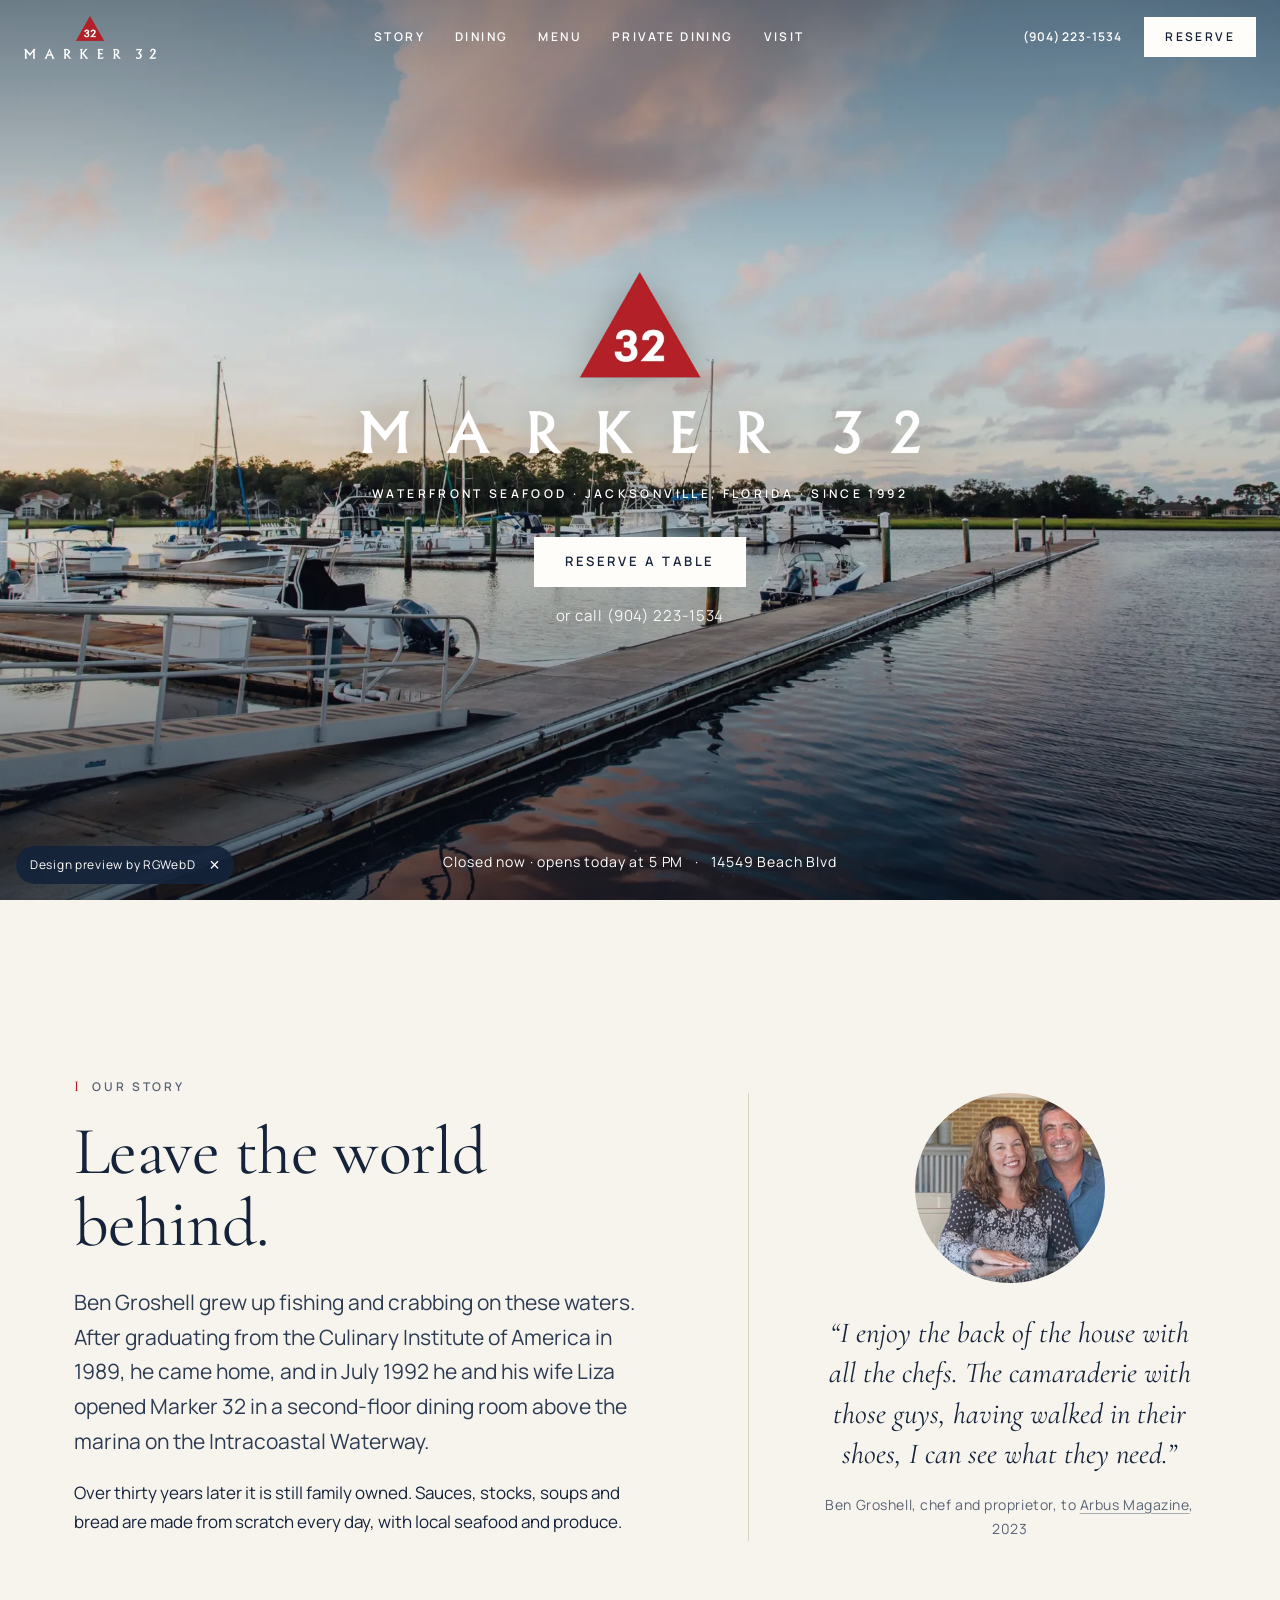
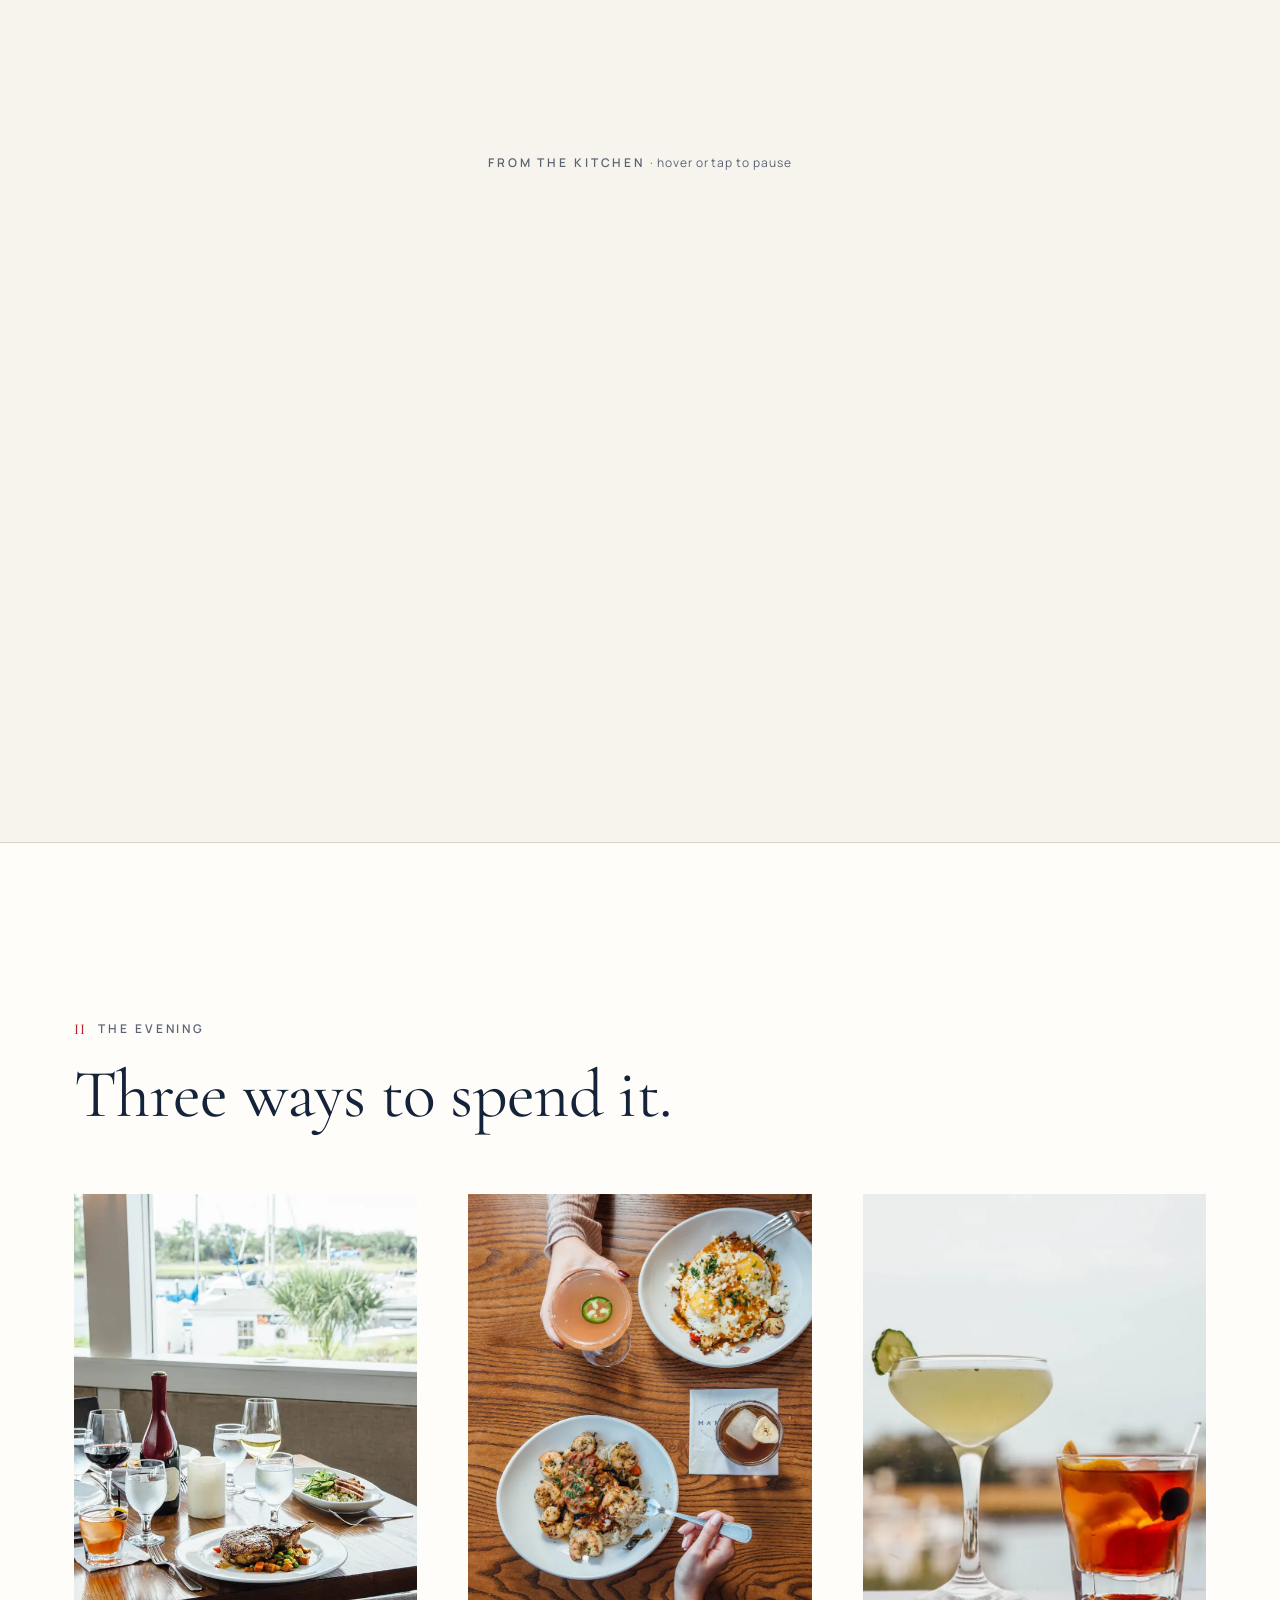
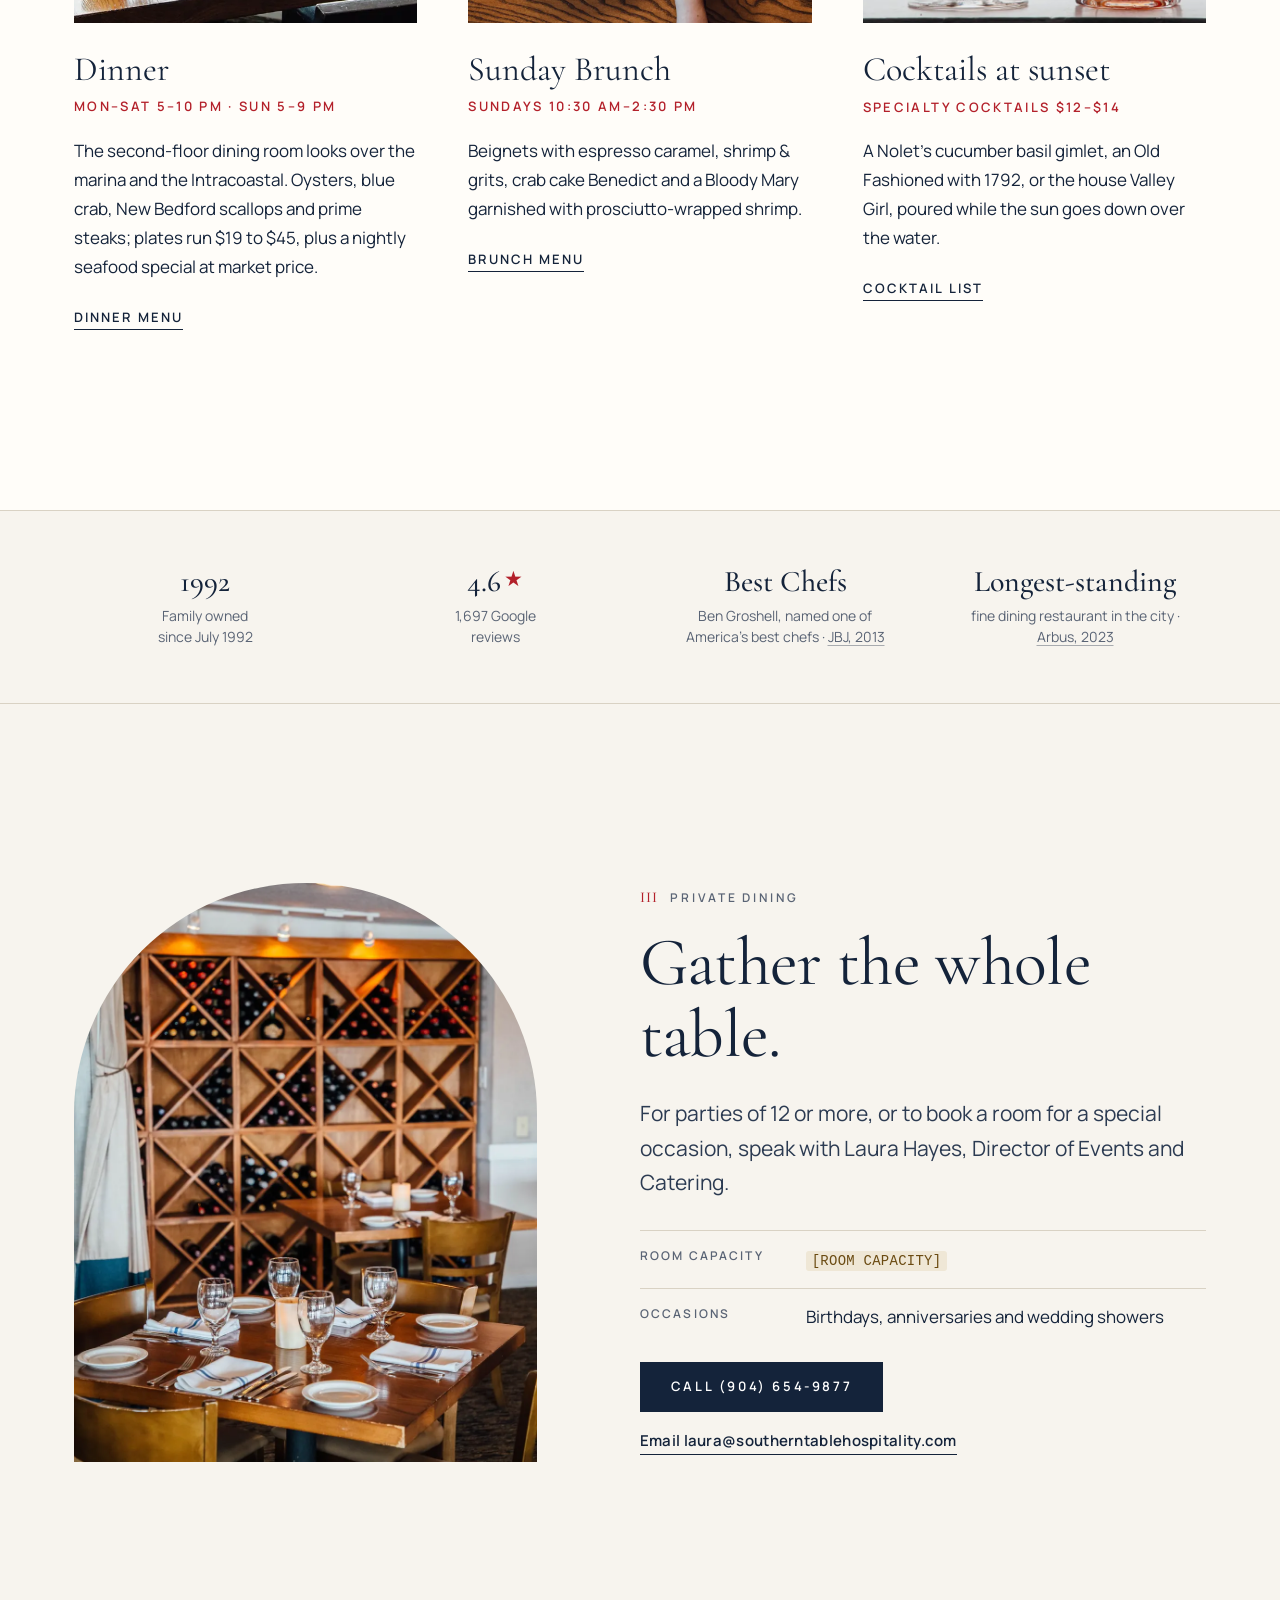
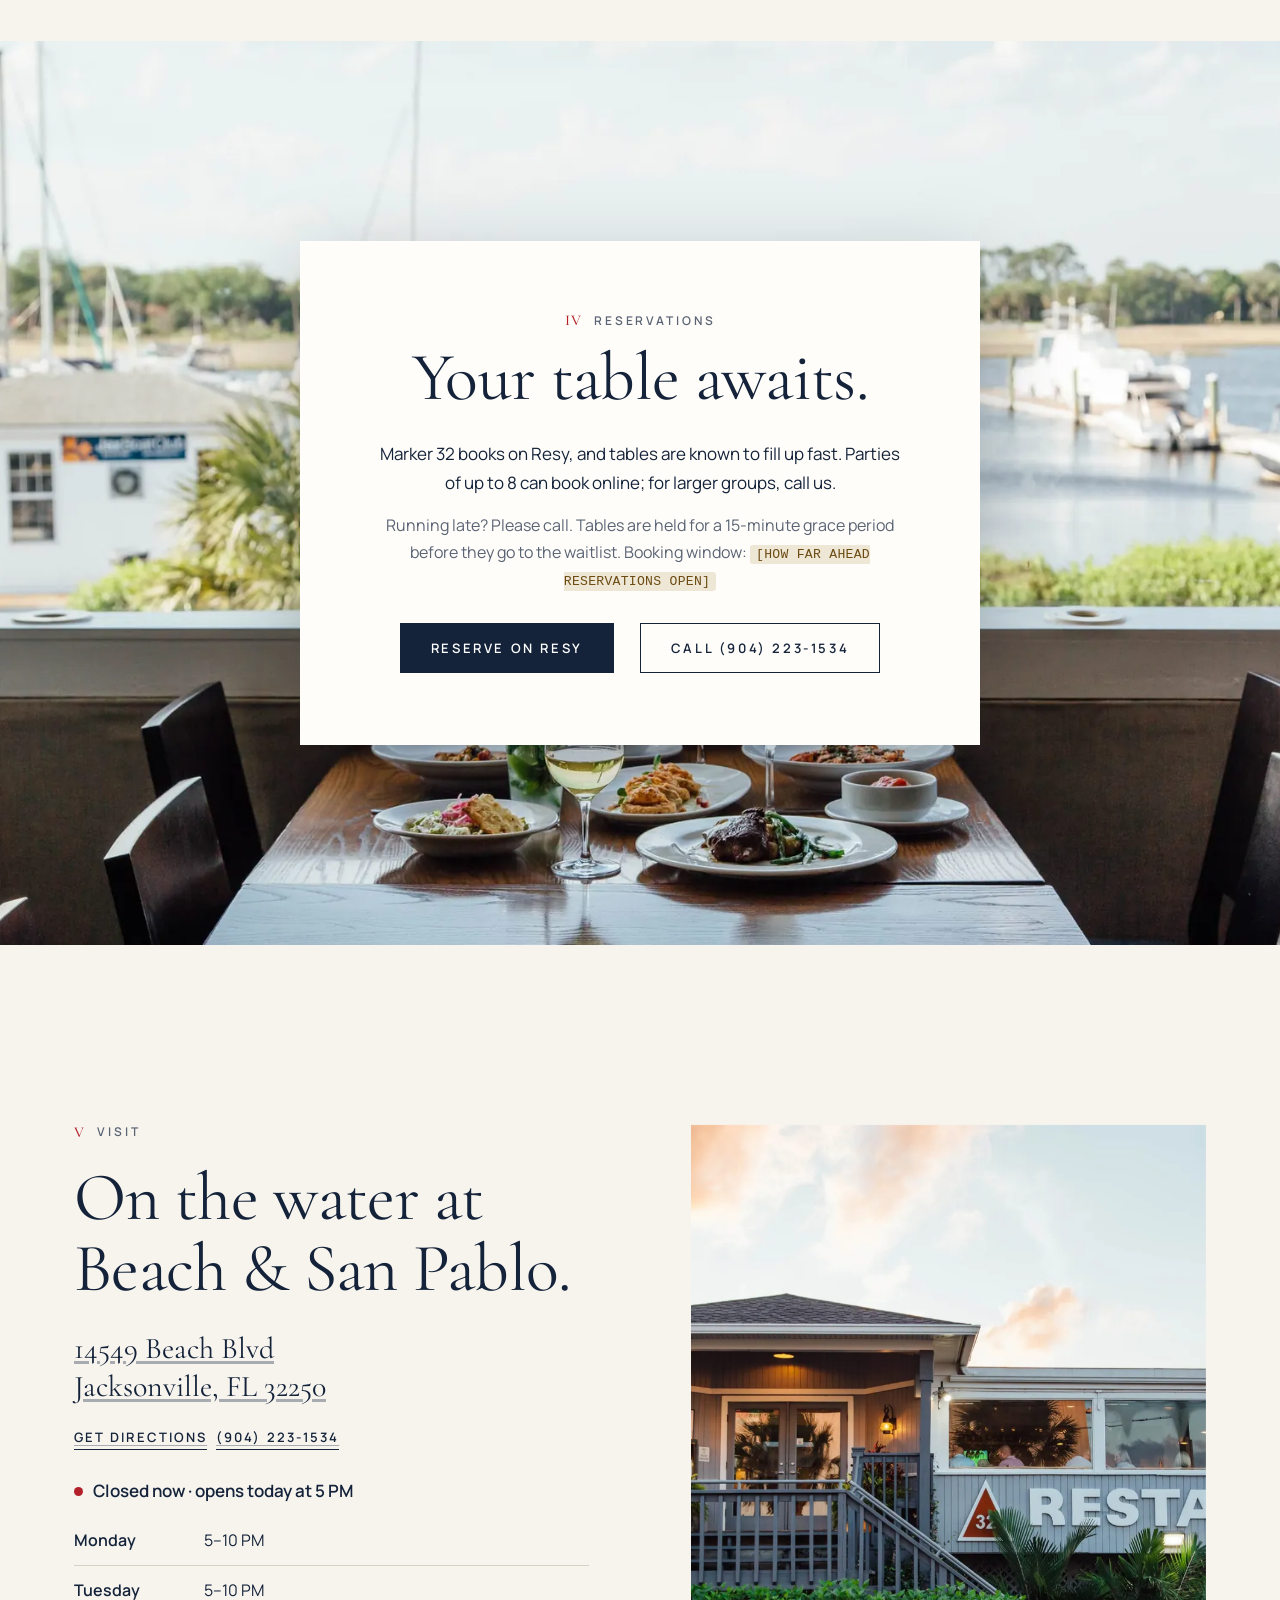
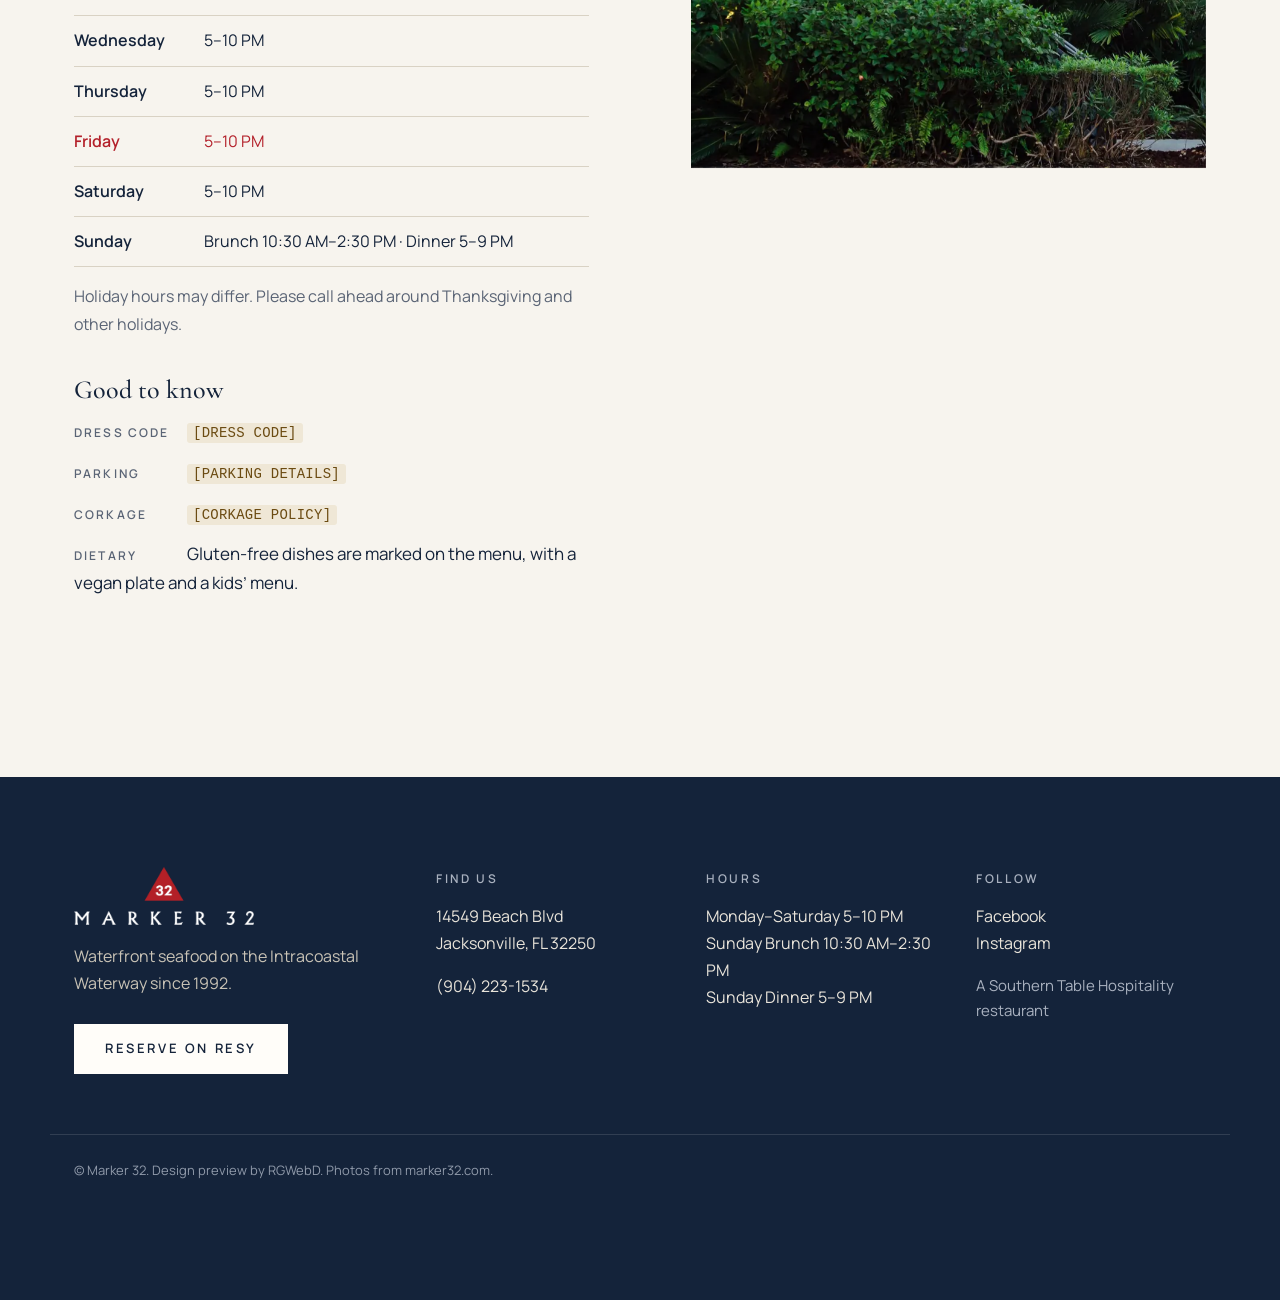
<file: docs/index.html>
<!doctype html><html lang="en"><head><meta charset="utf-8"><meta name="viewport" content="width=device-width,initial-scale=1,viewport-fit=cover">
<title>Marker 32 | Waterfront Seafood Fine Dining in Jacksonville, FL since 1992</title><meta name="description" content="Marker 32: fine-dining seafood on the Intracoastal Waterway in Jacksonville, FL since 1992. Second-floor sunset dining room, Sunday brunch, private events. Reserve on Resy."><link rel="canonical" href="https://rgwebd.github.io/marker32/">
<meta property="og:type" content="restaurant.restaurant"><meta property="og:title" content="Marker 32 | Waterfront Seafood Fine Dining in Jacksonville, FL since 1992"><meta property="og:description" content="Marker 32: fine-dining seafood on the Intracoastal Waterway in Jacksonville, FL since 1992. Second-floor sunset dining room, Sunday brunch, private events. Reserve on Resy."><meta property="og:url" content="https://rgwebd.github.io/marker32/"><meta property="og:image" content="https://rgwebd.github.io/marker32/img/og.jpg">
<meta name="twitter:card" content="summary_large_image"><meta name="twitter:title" content="Marker 32 | Waterfront Seafood Fine Dining in Jacksonville, FL since 1992"><meta name="twitter:description" content="Marker 32: fine-dining seafood on the Intracoastal Waterway in Jacksonville, FL since 1992. Second-floor sunset dining room, Sunday brunch, private events. Reserve on Resy."><meta name="twitter:image" content="https://rgwebd.github.io/marker32/img/og.jpg">
<meta name="theme-color" content="#14233a"><link rel="icon" href="favicon.ico" sizes="any"><link rel="icon" type="image/png" sizes="32x32" href="img/icon-32.png"><link rel="apple-touch-icon" href="img/icon-180.png">
<link rel="preconnect" href="https://fonts.googleapis.com"><link rel="preconnect" href="https://fonts.gstatic.com" crossorigin><link href="https://fonts.googleapis.com/css2?family=Cormorant+Garamond:ital,wght@0,400;0,500;0,600;1,400;1,500&family=Manrope:wght@400;500;600;700&display=swap" rel="stylesheet"><link rel="stylesheet" href="style.css?v=5"><script type="application/ld+json">{"@context": "https://schema.org", "@type": "Restaurant", "@id": "https://rgwebd.github.io/marker32/#restaurant", "name": "Marker 32", "description": "Waterfront fine-dining seafood restaurant on the Intracoastal Waterway in Jacksonville, Florida, open since 1992.", "url": "https://rgwebd.github.io/marker32/", "image": ["https://rgwebd.github.io/marker32/img/og.jpg", "https://rgwebd.github.io/marker32/img/hero.webp"], "logo": "https://rgwebd.github.io/marker32/img/logo-blue.png", "telephone": "+19042231534", "address": {"@type": "PostalAddress", "streetAddress": "14549 Beach Blvd", "addressLocality": "Jacksonville", "addressRegion": "FL", "postalCode": "32250", "addressCountry": "US"}, "geo": {"@type": "GeoCoordinates", "latitude": 30.2892379, "longitude": -81.4321476}, "servesCuisine": ["Seafood", "New American"], "acceptsReservations": true, "menu": "https://rgwebd.github.io/marker32/menu.html", "hasMenu": "https://rgwebd.github.io/marker32/menu.html", "potentialAction": {"@type": "ReserveAction", "target": {"@type": "EntryPoint", "urlTemplate": "https://resy.com/cities/jacksonville-fl/venues/marker-32"}, "result": {"@type": "FoodEstablishmentReservation", "name": "Table at Marker 32"}}, "openingHoursSpecification": [{"@type": "OpeningHoursSpecification", "dayOfWeek": ["Monday", "Tuesday", "Wednesday", "Thursday", "Friday", "Saturday"], "opens": "17:00", "closes": "22:00"}, {"@type": "OpeningHoursSpecification", "dayOfWeek": "Sunday", "opens": "10:30", "closes": "14:30"}, {"@type": "OpeningHoursSpecification", "dayOfWeek": "Sunday", "opens": "17:00", "closes": "21:00"}], "aggregateRating": {"@type": "AggregateRating", "ratingValue": 4.6, "reviewCount": 1697, "bestRating": 5}, "founder": [{"@type": "Person", "name": "Ben Groshell"}, {"@type": "Person", "name": "Liza Groshell"}], "foundingDate": "1992-07", "parentOrganization": {"@type": "Organization", "name": "Southern Table Hospitality", "url": "https://southerntablehospitality.com/"}, "sameAs": ["https://www.facebook.com/marker32", "https://www.instagram.com/_marker32/", "https://marker32.com/", "https://resy.com/cities/jacksonville-fl/venues/marker-32", "https://maps.google.com/?cid=6707113826278069462"]}</script></head><body id="top"><a class="skip" href="#main">Skip to content</a>
<header class="hd" id="hd"><div class="hd-in">
<a class="hd-logo" href="#top" aria-label="Marker 32 home"><img class="lw" src="img/logo-white.webp" alt="Marker 32" width="900" height="293"><img class="lb" src="img/logo-blue.webp" alt="" aria-hidden="true" width="900" height="293"></a>
<nav class="hd-nav" aria-label="Main"><a href="#story">Story</a><a href="#dining">Dining</a><a class="nav-menu" href="menu.html">Menu</a><a href="#private">Private Dining</a><a href="#visit">Visit</a></nav>
<div class="hd-cta"><a class="hd-tel" href="tel:+19042231534">(904) 223-1534</a><a class="btn btn-sm" href="https://resy.com/cities/jacksonville-fl/venues/marker-32" target="_blank" rel="noopener">Reserve</a></div>
</div></header>
<main id="main">
<section class="hero" aria-label="Marker 32">
 <picture><source media="(max-width:700px)" srcset="img/hero-m.webp"><img class="hero-img" src="img/hero.webp" alt="Sunset over the marina docks on the Intracoastal Waterway beside Marker 32" width="2000" height="1333" fetchpriority="high"></picture>
 <div class="hero-shade"></div>
 <div class="hero-in">
  <img class="hero-logo" src="img/logo-white.webp" alt="Marker 32" width="900" height="293">
  <h1 class="hero-h1"><span>Waterfront seafood</span><span class="hs" aria-hidden="true"> · </span><span>Jacksonville, Florida</span><span class="hs" aria-hidden="true"> · </span><span>Since 1992</span></h1>
  <div class="hero-cta"><a class="btn btn-light" href="https://resy.com/cities/jacksonville-fl/venues/marker-32" target="_blank" rel="noopener">Reserve a table</a><a class="hero-tel" href="tel:+19042231534">or call (904) 223-1534</a></div>
 </div>
 <p class="hero-meta"><span id="status" class="status">Mon–Sat 5–10 PM · Sun brunch & dinner</span><span class="sep" aria-hidden="true">·</span><a href="https://www.google.com/maps/place/?q=place_id:ChIJFb1blStK5IgR1lRqO310FF0" target="_blank" rel="noopener">14549 Beach Blvd</a></p>
</section>

<section class="sec about" id="story">
 <div class="wrap about-grid">
  <div class="about-tx rv">
   <p class="eyebrow"><span class="num">I</span> Our story</p>
   <h2 class="h2">Leave the world behind.</h2>
   <p class="lead">Ben Groshell grew up fishing and crabbing on these waters. After graduating from the Culinary Institute of America in 1989, he came home, and in July 1992 he and his wife Liza opened Marker 32 in a second-floor dining room above the marina on the Intracoastal Waterway.</p>
   <p>Over thirty years later it is still family owned. Sauces, stocks, soups and bread are made from scratch every day, with local seafood and produce.</p>
  </div>
  <figure class="about-q rv">
   <img class="disc" src="img/owners.webp" alt="Ben and Liza Groshell, owners of Marker 32" width="367" height="251" loading="lazy">
   <blockquote>“I enjoy the back of the house with all the chefs. The camaraderie with those guys, having walked in their shoes, I can see what they need.”</blockquote>
   <figcaption>Ben Groshell, chef and proprietor, to <a href="https://arbus.com/the-milestone-at-marker-32/" target="_blank" rel="noopener">Arbus Magazine</a>, 2023</figcaption>
  </figure>
 </div>
</section>

<section class="mq" aria-label="From the kitchen">
 <p class="mq-lab">From the kitchen <span>· hover or tap to pause</span></p>
 <div class="mq-row"><ul class="mq-track"><li class="mq-c"><img src="img/m-oysters.webp" alt="Oysters on the half shell" width="520" height="520" loading="lazy" decoding="async"><span>Oysters on the half shell</span></li><li class="mq-c"><img src="img/m-crab.webp" alt="North Carolina blue crab" width="520" height="520" loading="lazy" decoding="async"><span>North Carolina blue crab</span></li><li class="mq-c"><img src="img/m-tuna.webp" alt="Yellowfin tuna" width="520" height="520" loading="lazy" decoding="async"><span>Yellowfin tuna</span></li><li class="mq-c"><img src="img/m-asparagus.webp" alt="Grilled asparagus" width="520" height="520" loading="lazy" decoding="async"><span>Grilled asparagus</span></li><li class="mq-c"><img src="img/m-strip.webp" alt="Prime New York strip" width="520" height="520" loading="lazy" decoding="async"><span>Prime New York strip</span></li><li class="mq-c"><img src="img/m-shrimp.webp" alt="Wild caught shrimp" width="520" height="520" loading="lazy" decoding="async"><span>Wild caught shrimp</span></li><li class="mq-c"><img src="img/m-brulee.webp" alt="Tahitian vanilla crème brûlée" width="520" height="520" loading="lazy" decoding="async"><span>Tahitian vanilla crème brûlée</span></li><li class="mq-c"><img src="img/m-broiled.webp" alt="M32 broiled oysters" width="520" height="520" loading="lazy" decoding="async"><span>M32 broiled oysters</span></li><li class="mq-c" aria-hidden="true"><img src="img/m-oysters.webp" alt="" width="520" height="520" loading="lazy" decoding="async"><span>Oysters on the half shell</span></li><li class="mq-c" aria-hidden="true"><img src="img/m-crab.webp" alt="" width="520" height="520" loading="lazy" decoding="async"><span>North Carolina blue crab</span></li><li class="mq-c" aria-hidden="true"><img src="img/m-tuna.webp" alt="" width="520" height="520" loading="lazy" decoding="async"><span>Yellowfin tuna</span></li><li class="mq-c" aria-hidden="true"><img src="img/m-asparagus.webp" alt="" width="520" height="520" loading="lazy" decoding="async"><span>Grilled asparagus</span></li><li class="mq-c" aria-hidden="true"><img src="img/m-strip.webp" alt="" width="520" height="520" loading="lazy" decoding="async"><span>Prime New York strip</span></li><li class="mq-c" aria-hidden="true"><img src="img/m-shrimp.webp" alt="" width="520" height="520" loading="lazy" decoding="async"><span>Wild caught shrimp</span></li><li class="mq-c" aria-hidden="true"><img src="img/m-brulee.webp" alt="" width="520" height="520" loading="lazy" decoding="async"><span>Tahitian vanilla crème brûlée</span></li><li class="mq-c" aria-hidden="true"><img src="img/m-broiled.webp" alt="" width="520" height="520" loading="lazy" decoding="async"><span>M32 broiled oysters</span></li></ul></div>
 <div class="mq-row rev"><ul class="mq-track"><li class="mq-c"><img src="img/m-poke.webp" alt="Tuna poke" width="520" height="520" loading="lazy" decoding="async"><span>Tuna poke</span></li><li class="mq-c"><img src="img/m-beignets.webp" alt="Sunday beignets" width="520" height="520" loading="lazy" decoding="async"><span>Sunday beignets</span></li><li class="mq-c"><img src="img/m-fettuccine.webp" alt="Shrimp fettuccine" width="520" height="520" loading="lazy" decoding="async"><span>Shrimp fettuccine</span></li><li class="mq-c"><img src="img/m-frenchtoast.webp" alt="Sunday brunch" width="520" height="520" loading="lazy" decoding="async"><span>Sunday brunch</span></li><li class="mq-c"><img src="img/m-cappuccino.webp" alt="Cappuccino" width="520" height="520" loading="lazy" decoding="async"><span>Cappuccino</span></li><li class="mq-c"><img src="img/m-wine.webp" alt="By the bottle" width="520" height="520" loading="lazy" decoding="async"><span>By the bottle</span></li><li class="mq-c"><img src="img/m-cocktail.webp" alt="Cocktail hour" width="520" height="520" loading="lazy" decoding="async"><span>Cocktail hour</span></li><li class="mq-c" aria-hidden="true"><img src="img/m-poke.webp" alt="" width="520" height="520" loading="lazy" decoding="async"><span>Tuna poke</span></li><li class="mq-c" aria-hidden="true"><img src="img/m-beignets.webp" alt="" width="520" height="520" loading="lazy" decoding="async"><span>Sunday beignets</span></li><li class="mq-c" aria-hidden="true"><img src="img/m-fettuccine.webp" alt="" width="520" height="520" loading="lazy" decoding="async"><span>Shrimp fettuccine</span></li><li class="mq-c" aria-hidden="true"><img src="img/m-frenchtoast.webp" alt="" width="520" height="520" loading="lazy" decoding="async"><span>Sunday brunch</span></li><li class="mq-c" aria-hidden="true"><img src="img/m-cappuccino.webp" alt="" width="520" height="520" loading="lazy" decoding="async"><span>Cappuccino</span></li><li class="mq-c" aria-hidden="true"><img src="img/m-wine.webp" alt="" width="520" height="520" loading="lazy" decoding="async"><span>By the bottle</span></li><li class="mq-c" aria-hidden="true"><img src="img/m-cocktail.webp" alt="" width="520" height="520" loading="lazy" decoding="async"><span>Cocktail hour</span></li></ul></div>
</section>

<section class="sec dining" id="dining">
 <div class="wrap">
  <header class="sec-hd rv"><p class="eyebrow"><span class="num">II</span> The evening</p><h2 class="h2">Three ways to spend it.</h2></header>
  <div class="fmt">
   <article class="fmt-c rv"><img src="img/dinner.webp" alt="A window table set for dinner overlooking the marina" width="1100" height="733" loading="lazy"><div class="fmt-tx"><h3>Dinner</h3><p class="fmt-when">Mon–Sat 5–10 PM · Sun 5–9 PM</p><p>The second-floor dining room looks over the marina and the Intracoastal. Oysters, blue crab, New Bedford scallops and prime steaks; plates run $19 to $45, plus a nightly seafood special at market price.</p><a class="lnk" href="menu.html#dinner">Dinner menu</a></div></article>
   <article class="fmt-c rv"><img src="img/brunch.webp" alt="Brunch plates and coffee on a wooden table, seen from above" width="900" height="1349" loading="lazy"><div class="fmt-tx"><h3>Sunday Brunch</h3><p class="fmt-when">Sundays 10:30 AM–2:30 PM</p><p>Beignets with espresso caramel, shrimp &amp; grits, crab cake Benedict and a Bloody Mary garnished with prosciutto-wrapped shrimp.</p><a class="lnk" href="menu.html#brunch">Brunch menu</a></div></article>
   <article class="fmt-c rv"><img src="img/bar.webp" alt="Two cocktails on the ledge with the waterway behind" width="1100" height="916" loading="lazy"><div class="fmt-tx"><h3>Cocktails at sunset</h3><p class="fmt-when">Specialty cocktails $12–$14</p><p>A Nolet’s cucumber basil gimlet, an Old Fashioned with 1792, or the house Valley Girl, poured while the sun goes down over the water.</p><a class="lnk" href="menu.html#cocktails">Cocktail list</a></div></article>
  </div>
 </div>
</section>

<section class="creds" aria-label="Recognition">
 <ul class="wrap creds-row">
  <li><b>1992</b><span>Family owned<br>since July 1992</span></li>
  <li><b>4.6<i aria-hidden="true">★</i></b><span>1,697 Google<br>reviews</span></li>
  <li><b>Best Chefs</b><span>Ben Groshell, named one of America’s best chefs · <a href="http://www.bizjournals.com/jacksonville/blog/retail_radar/2013/03/19-local-chefs-make-the-cut-for-best.html?page=all" target="_blank" rel="noopener">JBJ, 2013</a></span></li>
  <li><b>Longest-standing</b><span>fine dining restaurant in the city · <a href="https://arbus.com/the-milestone-at-marker-32/" target="_blank" rel="noopener">Arbus, 2023</a></span></li>
 </ul>
</section>

<section class="sec private" id="private">
 <div class="wrap pv-grid">
  <img class="pv-img rv" src="img/private.webp" alt="A dining room lined with a floor-to-ceiling wine wall, tables set with white linen" width="1000" height="1499" loading="lazy">
  <div class="pv-tx rv">
   <p class="eyebrow"><span class="num">III</span> Private dining</p>
   <h2 class="h2">Gather the whole table.</h2>
   <p class="lead">For parties of 12 or more, or to book a room for a special occasion, speak with Laura Hayes, Director of Events and Catering.</p>
   <dl class="facts"><div><dt>Room capacity</dt><dd><span class="ph">[ROOM CAPACITY]</span></dd></div><div><dt>Occasions</dt><dd>Birthdays, anniversaries and wedding showers</dd></div></dl>
   <div class="row-cta"><a class="btn" href="tel:+19046549877">Call (904) 654-9877</a><a class="lnk" href="mailto:laura@southerntablehospitality.com?subject=Private%20event%20at%20Marker%2032">Email laura@southerntablehospitality.com</a></div>
  </div>
 </div>
</section>

<section class="reserve" id="reserve">
 <img class="rs-img" src="img/reserve.webp" alt="Dinner on the table by the window, boats in the marina beyond" width="1600" height="1066" loading="lazy">
 <div class="rs-card rv">
  <p class="eyebrow"><span class="num">IV</span> Reservations</p>
  <h2 class="h2">Your table awaits.</h2>
  <p>Marker 32 books on Resy, and tables are known to fill up fast. Parties of up to 8 can book online; for larger groups, call us.</p>
  <p class="small">Running late? Please call. Tables are held for a 15-minute grace period before they go to the waitlist. Booking window: <span class="ph">[HOW FAR AHEAD RESERVATIONS OPEN]</span></p>
  <div class="row-cta center"><a class="btn" href="https://resy.com/cities/jacksonville-fl/venues/marker-32" target="_blank" rel="noopener">Reserve on Resy</a><a class="btn btn-ghost" href="tel:+19042231534">Call (904) 223-1534</a></div>
 </div>
</section>

<section class="sec visit" id="visit">
 <div class="wrap vs-grid">
  <div class="vs-tx rv">
   <p class="eyebrow"><span class="num">V</span> Visit</p>
   <h2 class="h2">On the water at Beach &amp; San Pablo.</h2>
   <p class="addr"><a href="https://www.google.com/maps/place/?q=place_id:ChIJFb1blStK5IgR1lRqO310FF0" target="_blank" rel="noopener">14549 Beach Blvd<br>Jacksonville, FL 32250</a></p>
   <p><a class="lnk" href="https://www.google.com/maps/dir/?api=1&destination=Marker+32%2C+14549+Beach+Blvd%2C+Jacksonville%2C+FL+32250&destination_place_id=ChIJFb1blStK5IgR1lRqO310FF0" target="_blank" rel="noopener">Get directions</a> &nbsp; <a class="lnk" href="tel:+19042231534">(904) 223-1534</a></p>
   <p class="live" id="live" aria-live="polite"></p>
   <table class="hours"><caption class="vh">Opening hours</caption><tbody><tr data-d="0"><th scope="row">Monday</th><td>5–10 PM</td></tr><tr data-d="1"><th scope="row">Tuesday</th><td>5–10 PM</td></tr><tr data-d="2"><th scope="row">Wednesday</th><td>5–10 PM</td></tr><tr data-d="3"><th scope="row">Thursday</th><td>5–10 PM</td></tr><tr data-d="4"><th scope="row">Friday</th><td>5–10 PM</td></tr><tr data-d="5"><th scope="row">Saturday</th><td>5–10 PM</td></tr><tr data-d="6"><th scope="row">Sunday</th><td>Brunch 10:30 AM–2:30 PM · Dinner 5–9 PM</td></tr></tbody></table>
   <p class="small">Holiday hours may differ. Please call ahead around Thanksgiving and other holidays.</p>
   <h3 class="h3">Good to know</h3>
   <ul class="policies">
    <li><b>Dress code</b> <span class="ph">[DRESS CODE]</span></li>
    <li><b>Parking</b> <span class="ph">[PARKING DETAILS]</span></li>
    <li><b>Corkage</b> <span class="ph">[CORKAGE POLICY]</span></li>
    <li><b>Dietary</b> Gluten-free dishes are marked on the menu, with a vegan plate and a kids’ menu.</li>
   </ul>
  </div>
  <img class="vs-img rv" src="img/visit.webp" alt="Marker 32 at dusk: the entrance stairs and the red channel-marker sign" width="1600" height="1066" loading="lazy">
 </div>
</section>
</main>
<footer class="ft"><div class="ft-in">
<div class="ft-brand"><img src="img/logo-white.webp" alt="Marker 32" width="900" height="293" loading="lazy"><p>Waterfront seafood on the Intracoastal Waterway since 1992.</p><a class="btn btn-light" href="https://resy.com/cities/jacksonville-fl/venues/marker-32" target="_blank" rel="noopener">Reserve on Resy</a></div>
<div><h2 class="ft-h">Find us</h2><p><a href="https://www.google.com/maps/place/?q=place_id:ChIJFb1blStK5IgR1lRqO310FF0" target="_blank" rel="noopener">14549 Beach Blvd<br>Jacksonville, FL 32250</a></p><p><a href="tel:+19042231534">(904) 223-1534</a></p></div>
<div><h2 class="ft-h">Hours</h2><p>Monday–Saturday 5–10 PM<br>Sunday Brunch 10:30 AM–2:30 PM<br>Sunday Dinner 5–9 PM</p></div>
<div><h2 class="ft-h">Follow</h2><p><a href="https://www.facebook.com/marker32" target="_blank" rel="noopener">Facebook</a><br><a href="https://www.instagram.com/_marker32/" target="_blank" rel="noopener">Instagram</a></p><p class="ft-sm">A Southern Table Hospitality restaurant</p></div>
</div><p class="ft-legal">© Marker 32. Design preview by RGWebD. Photos from marker32.com.</p></footer><nav class="mbar" id="mbar" aria-label="Quick actions"><a href="tel:+19042231534">Call</a><a href="menu.html">Menu</a><a class="mb-res" href="https://resy.com/cities/jacksonville-fl/venues/marker-32" target="_blank" rel="noopener">Reserve</a></nav>
<div class="demo" id="demo">Design preview by RGWebD <button type="button" aria-label="Dismiss design preview note" onclick="this.parentNode.remove()">×</button></div>
<script src="site.js?v=5" defer></script></body></html>
</file>
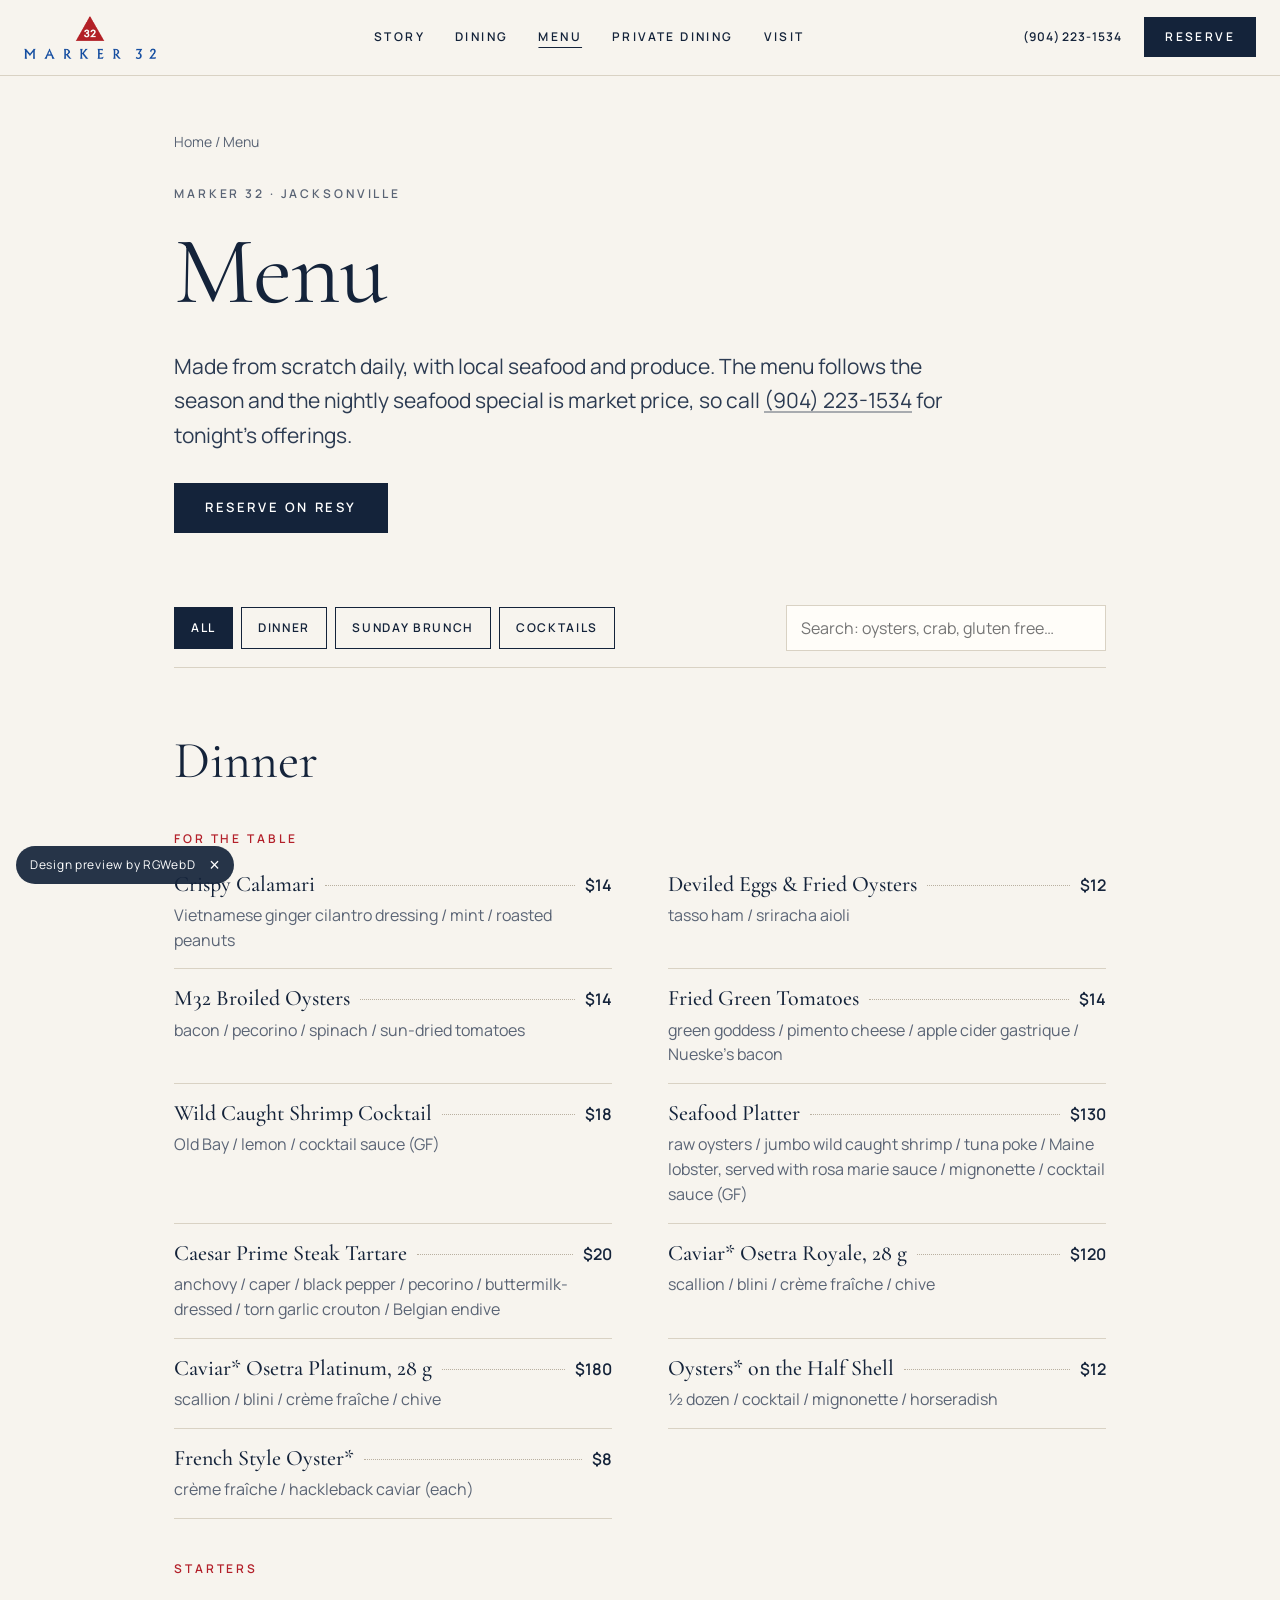
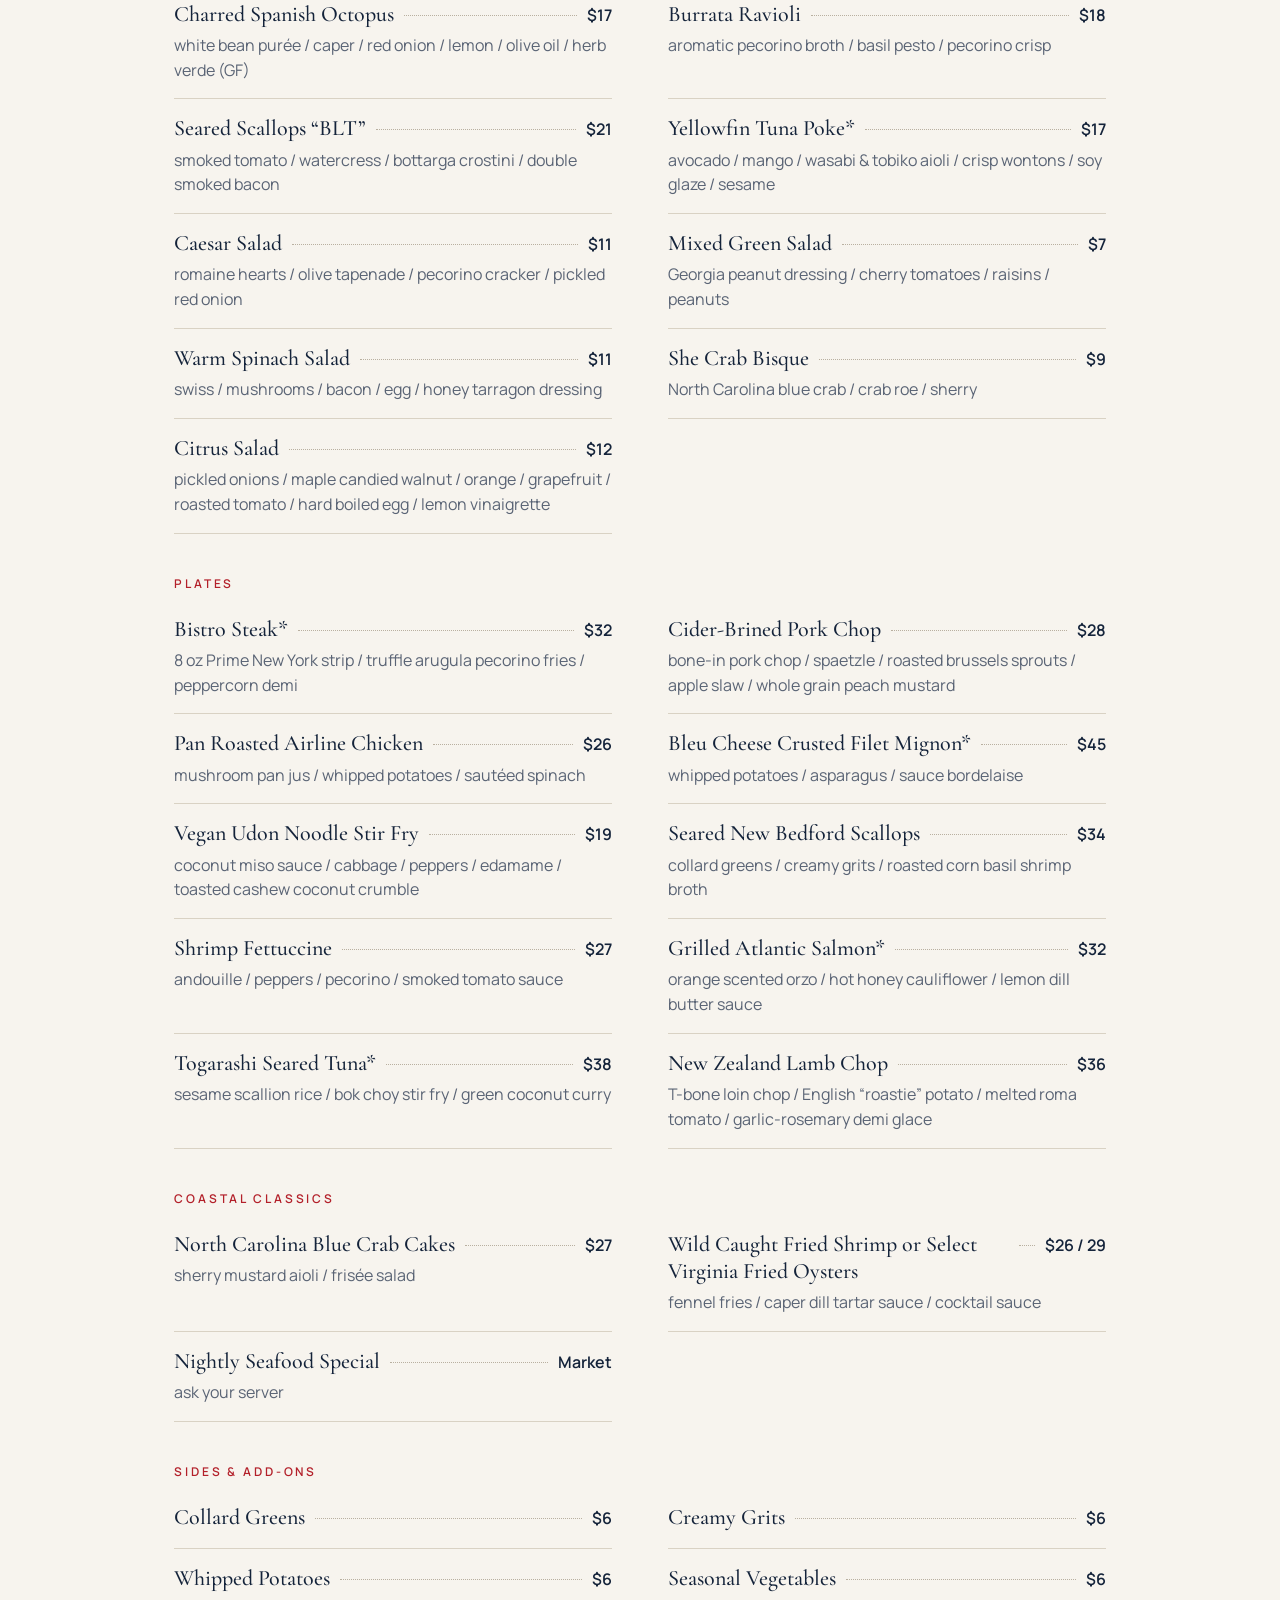
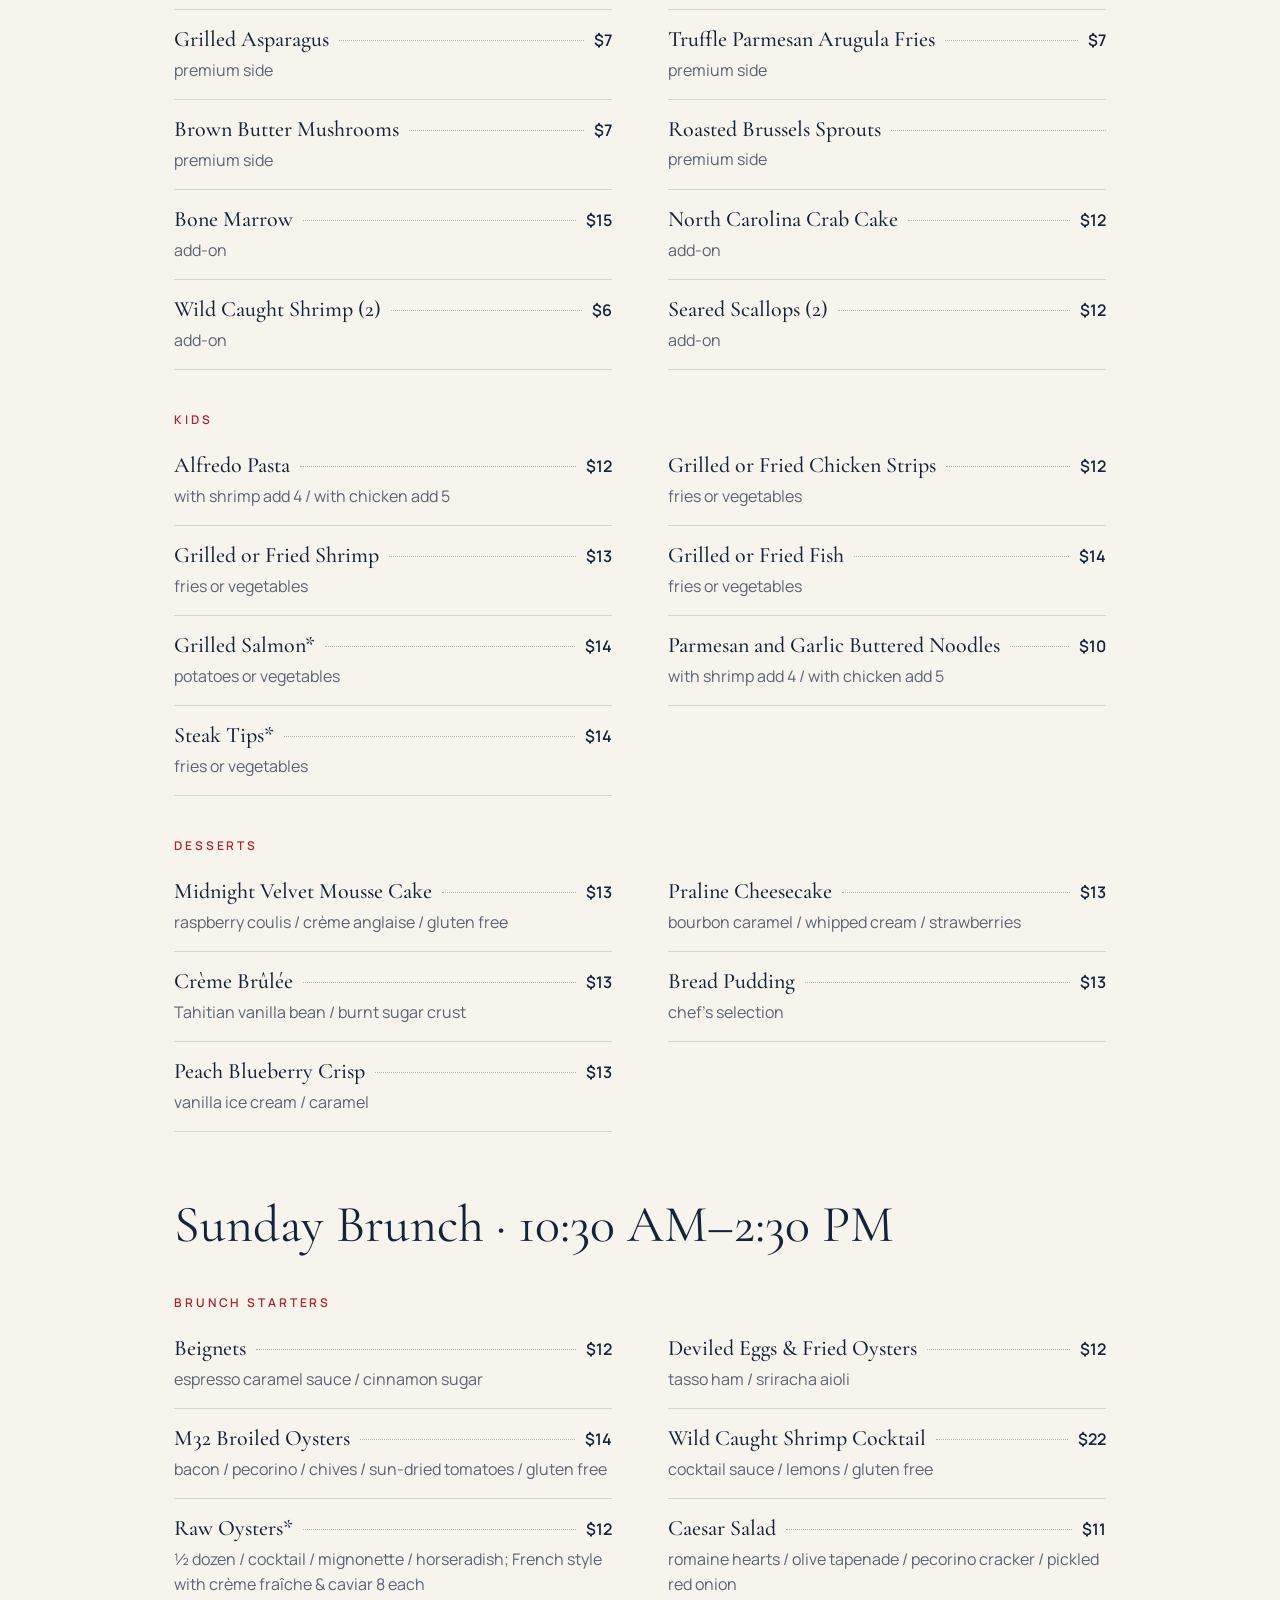
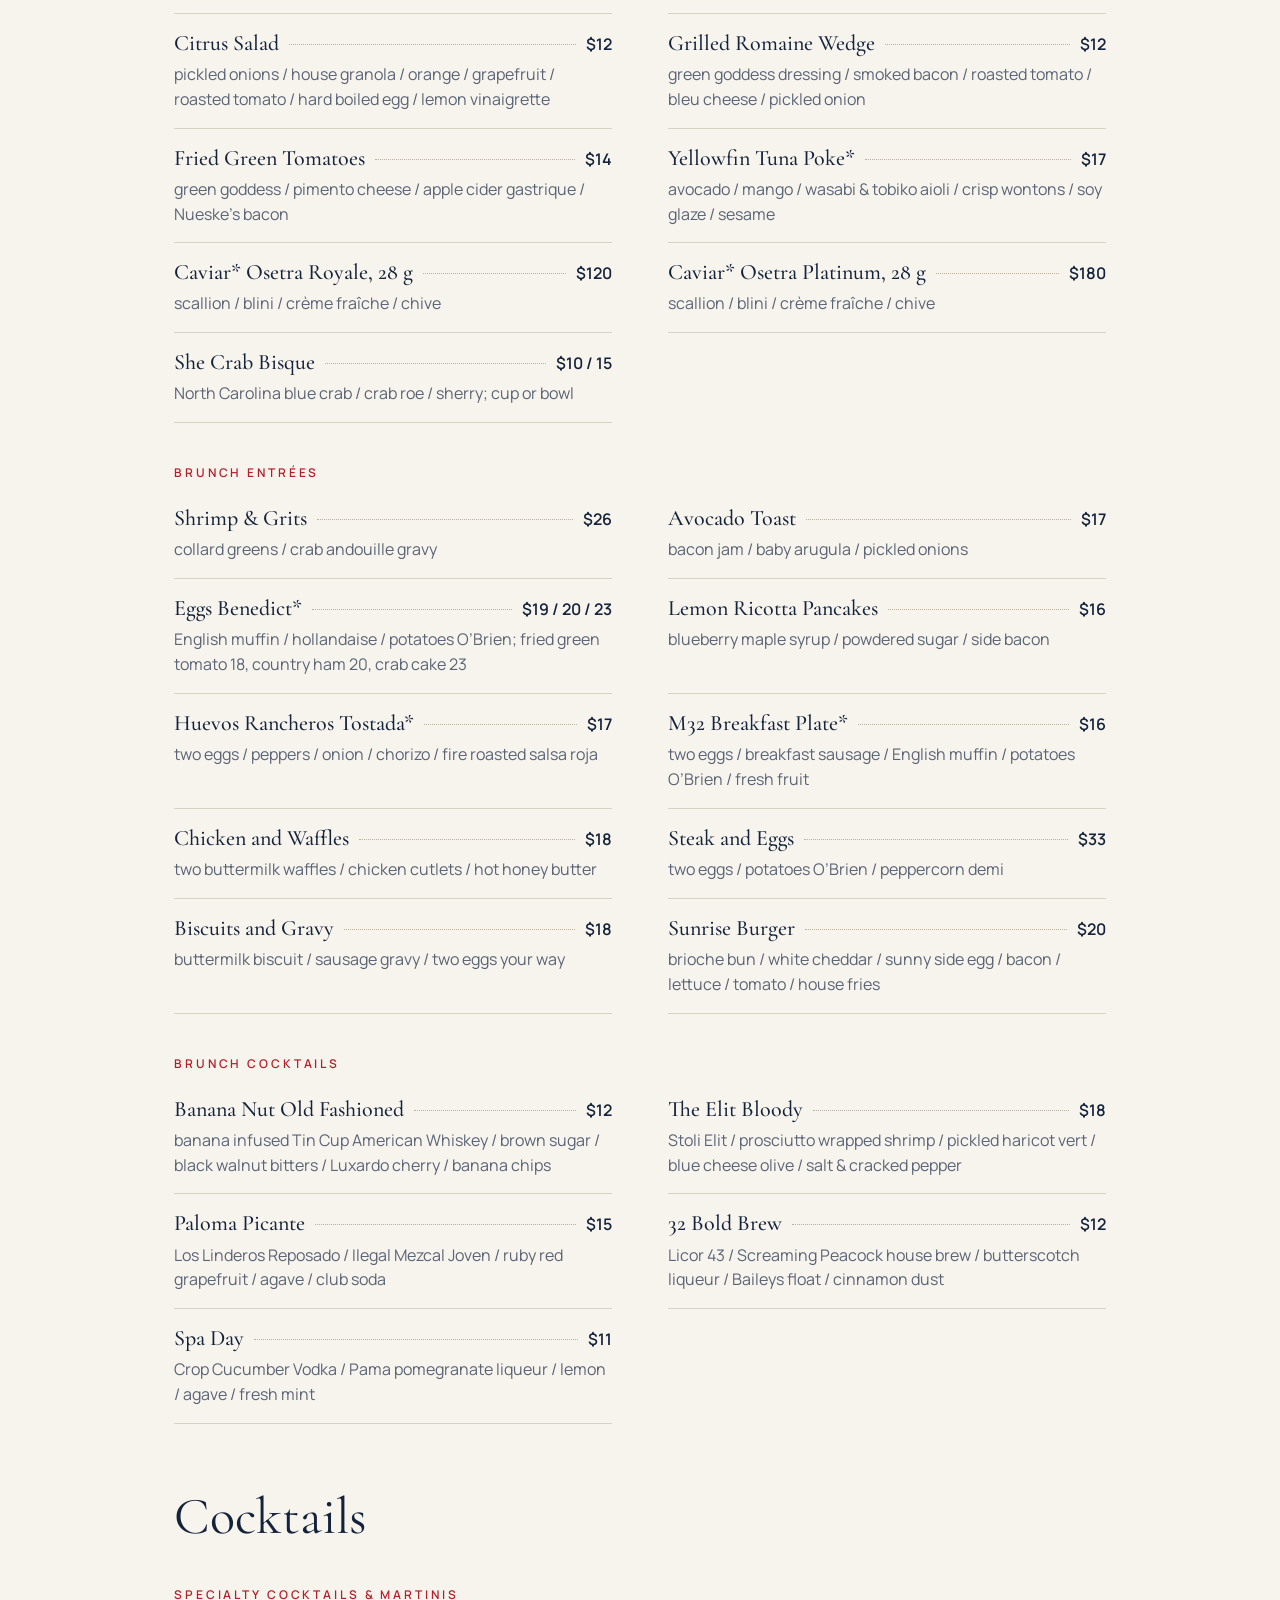
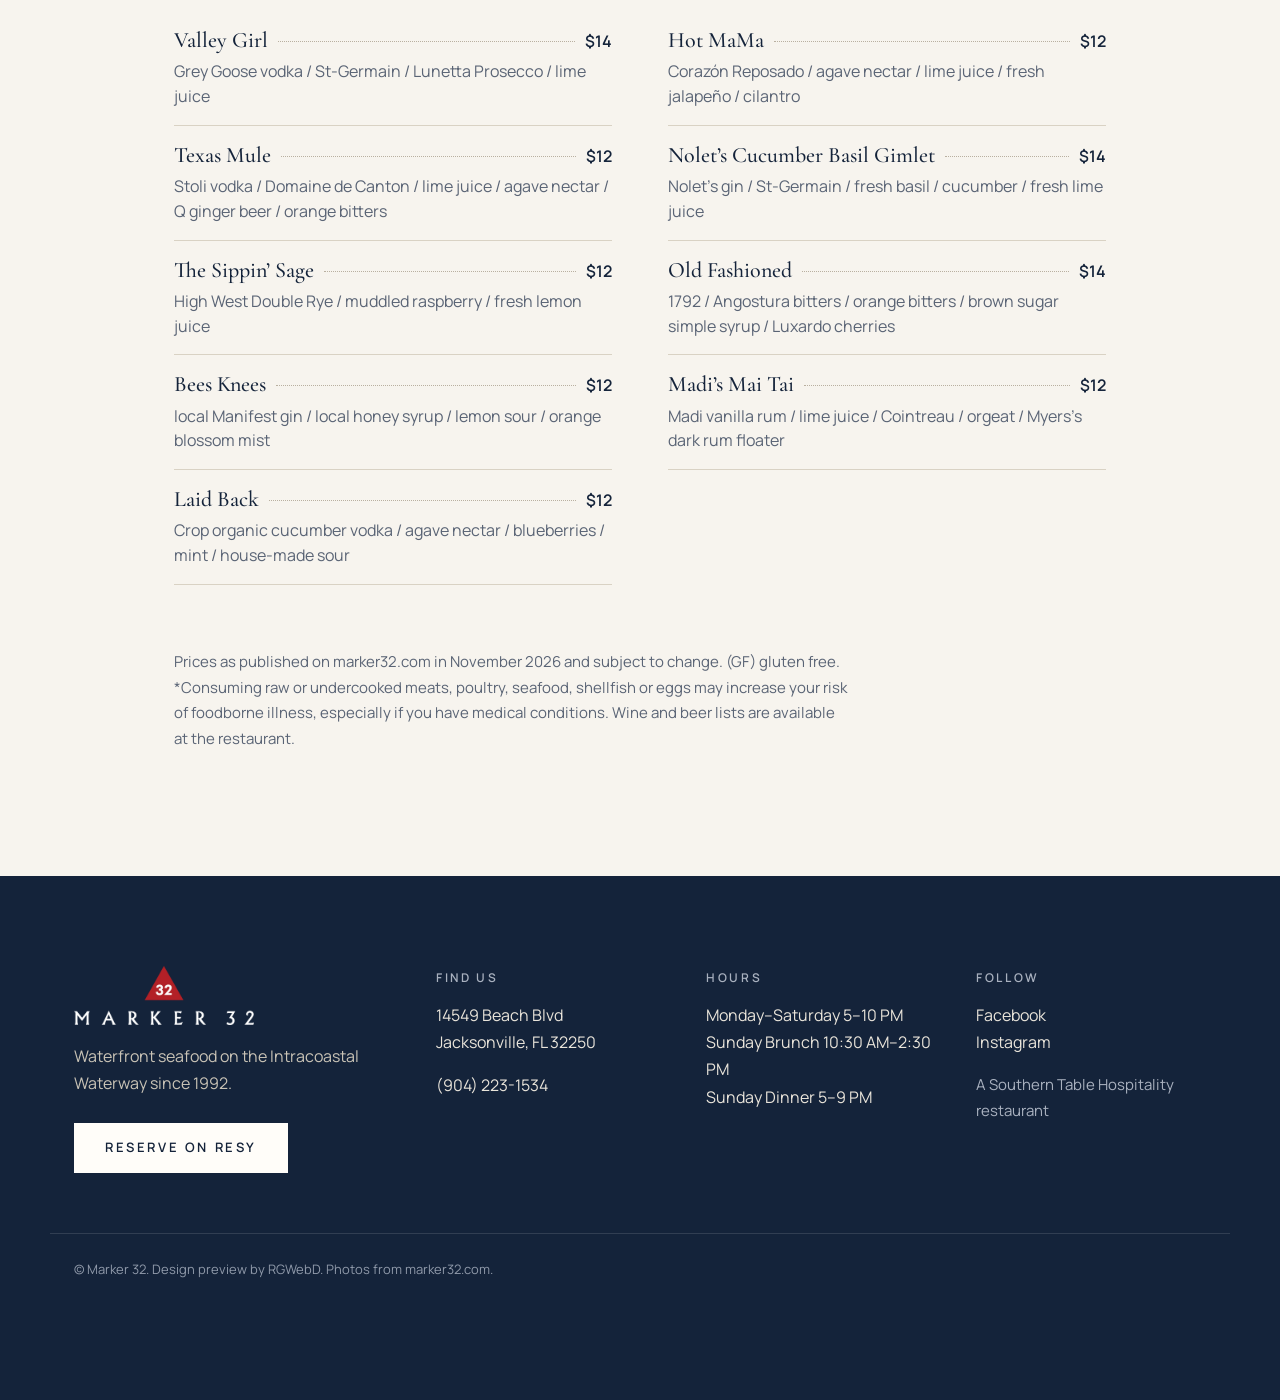
<file: docs/menu.html>
<!doctype html><html lang="en"><head><meta charset="utf-8"><meta name="viewport" content="width=device-width,initial-scale=1,viewport-fit=cover">
<title>Menu | Marker 32, Waterfront Seafood in Jacksonville, FL</title><meta name="description" content="The Marker 32 dinner, Sunday brunch and cocktail menus: oysters, blue crab cakes, New Bedford scallops, prime steaks and more on the Intracoastal in Jacksonville, FL."><link rel="canonical" href="https://rgwebd.github.io/marker32/menu.html">
<meta property="og:type" content="restaurant.restaurant"><meta property="og:title" content="Menu | Marker 32, Waterfront Seafood in Jacksonville, FL"><meta property="og:description" content="The Marker 32 dinner, Sunday brunch and cocktail menus: oysters, blue crab cakes, New Bedford scallops, prime steaks and more on the Intracoastal in Jacksonville, FL."><meta property="og:url" content="https://rgwebd.github.io/marker32/menu.html"><meta property="og:image" content="https://rgwebd.github.io/marker32/img/og.jpg">
<meta name="twitter:card" content="summary_large_image"><meta name="twitter:title" content="Menu | Marker 32, Waterfront Seafood in Jacksonville, FL"><meta name="twitter:description" content="The Marker 32 dinner, Sunday brunch and cocktail menus: oysters, blue crab cakes, New Bedford scallops, prime steaks and more on the Intracoastal in Jacksonville, FL."><meta name="twitter:image" content="https://rgwebd.github.io/marker32/img/og.jpg">
<meta name="theme-color" content="#14233a"><link rel="icon" href="favicon.ico" sizes="any"><link rel="icon" type="image/png" sizes="32x32" href="img/icon-32.png"><link rel="apple-touch-icon" href="img/icon-180.png">
<link rel="preconnect" href="https://fonts.googleapis.com"><link rel="preconnect" href="https://fonts.gstatic.com" crossorigin><link href="https://fonts.googleapis.com/css2?family=Cormorant+Garamond:ital,wght@0,400;0,500;0,600;1,400;1,500&family=Manrope:wght@400;500;600;700&display=swap" rel="stylesheet"><link rel="stylesheet" href="style.css?v=5"><script type="application/ld+json">{"@context": "https://schema.org", "@graph": [{"@type": "Restaurant", "@id": "https://rgwebd.github.io/marker32/#restaurant", "name": "Marker 32", "url": "https://rgwebd.github.io/marker32/", "telephone": "+19042231534", "address": {"@type": "PostalAddress", "streetAddress": "14549 Beach Blvd", "addressLocality": "Jacksonville", "addressRegion": "FL", "postalCode": "32250", "addressCountry": "US"}, "hasMenu": [{"@type": "Menu", "name": "Dinner", "hasMenuSection": [{"@type": "MenuSection", "name": "For the Table", "hasMenuItem": [{"@type": "MenuItem", "name": "Crispy Calamari", "description": "Vietnamese ginger cilantro dressing / mint / roasted peanuts"}, {"@type": "MenuItem", "name": "Deviled Eggs & Fried Oysters", "description": "tasso ham / sriracha aioli"}, {"@type": "MenuItem", "name": "M32 Broiled Oysters", "description": "bacon / pecorino / spinach / sun-dried tomatoes"}, {"@type": "MenuItem", "name": "Fried Green Tomatoes", "description": "green goddess / pimento cheese / apple cider gastrique / Nueske’s bacon"}, {"@type": "MenuItem", "name": "Wild Caught Shrimp Cocktail", "description": "Old Bay / lemon / cocktail sauce (GF)"}, {"@type": "MenuItem", "name": "Seafood Platter", "description": "raw oysters / jumbo wild caught shrimp / tuna poke / Maine lobster, served with rosa marie sauce / mignonette / cocktail sauce (GF)"}, {"@type": "MenuItem", "name": "Caesar Prime Steak Tartare", "description": "anchovy / caper / black pepper / pecorino / buttermilk-dressed / torn garlic crouton / Belgian endive"}, {"@type": "MenuItem", "name": "Caviar* Osetra Royale, 28 g", "description": "scallion / blini / crème fraîche / chive"}, {"@type": "MenuItem", "name": "Caviar* Osetra Platinum, 28 g", "description": "scallion / blini / crème fraîche / chive"}, {"@type": "MenuItem", "name": "Oysters* on the Half Shell", "description": "½ dozen / cocktail / mignonette / horseradish"}, {"@type": "MenuItem", "name": "French Style Oyster*", "description": "crème fraîche / hackleback caviar (each)"}]}, {"@type": "MenuSection", "name": "Starters", "hasMenuItem": [{"@type": "MenuItem", "name": "Charred Spanish Octopus", "description": "white bean purée / caper / red onion / lemon / olive oil / herb verde (GF)"}, {"@type": "MenuItem", "name": "Burrata Ravioli", "description": "aromatic pecorino broth / basil pesto / pecorino crisp"}, {"@type": "MenuItem", "name": "Seared Scallops “BLT”", "description": "smoked tomato / watercress / bottarga crostini / double smoked bacon"}, {"@type": "MenuItem", "name": "Yellowfin Tuna Poke*", "description": "avocado / mango / wasabi & tobiko aioli / crisp wontons / soy glaze / sesame"}, {"@type": "MenuItem", "name": "Caesar Salad", "description": "romaine hearts / olive tapenade / pecorino cracker / pickled red onion"}, {"@type": "MenuItem", "name": "Mixed Green Salad", "description": "Georgia peanut dressing / cherry tomatoes / raisins / peanuts"}, {"@type": "MenuItem", "name": "Warm Spinach Salad", "description": "swiss / mushrooms / bacon / egg / honey tarragon dressing"}, {"@type": "MenuItem", "name": "She Crab Bisque", "description": "North Carolina blue crab / crab roe / sherry"}, {"@type": "MenuItem", "name": "Citrus Salad", "description": "pickled onions / maple candied walnut / orange / grapefruit / roasted tomato / hard boiled egg / lemon vinaigrette"}]}, {"@type": "MenuSection", "name": "Plates", "hasMenuItem": [{"@type": "MenuItem", "name": "Bistro Steak*", "description": "8 oz Prime New York strip / truffle arugula pecorino fries / peppercorn demi"}, {"@type": "MenuItem", "name": "Cider-Brined Pork Chop", "description": "bone-in pork chop / spaetzle / roasted brussels sprouts / apple slaw / whole grain peach mustard"}, {"@type": "MenuItem", "name": "Pan Roasted Airline Chicken", "description": "mushroom pan jus / whipped potatoes / sautéed spinach"}, {"@type": "MenuItem", "name": "Bleu Cheese Crusted Filet Mignon*", "description": "whipped potatoes / asparagus / sauce bordelaise"}, {"@type": "MenuItem", "name": "Vegan Udon Noodle Stir Fry", "description": "coconut miso sauce / cabbage / peppers / edamame / toasted cashew coconut crumble"}, {"@type": "MenuItem", "name": "Seared New Bedford Scallops", "description": "collard greens / creamy grits / roasted corn basil shrimp broth"}, {"@type": "MenuItem", "name": "Shrimp Fettuccine", "description": "andouille / peppers / pecorino / smoked tomato sauce"}, {"@type": "MenuItem", "name": "Grilled Atlantic Salmon*", "description": "orange scented orzo / hot honey cauliflower / lemon dill butter sauce"}, {"@type": "MenuItem", "name": "Togarashi Seared Tuna*", "description": "sesame scallion rice / bok choy stir fry / green coconut curry"}, {"@type": "MenuItem", "name": "New Zealand Lamb Chop", "description": "T-bone loin chop / English “roastie” potato / melted roma tomato / garlic-rosemary demi glace"}]}, {"@type": "MenuSection", "name": "Coastal Classics", "hasMenuItem": [{"@type": "MenuItem", "name": "North Carolina Blue Crab Cakes", "description": "sherry mustard aioli / frisée salad"}, {"@type": "MenuItem", "name": "Wild Caught Fried Shrimp or Select Virginia Fried Oysters", "description": "fennel fries / caper dill tartar sauce / cocktail sauce"}, {"@type": "MenuItem", "name": "Nightly Seafood Special", "description": "ask your server"}]}, {"@type": "MenuSection", "name": "Sides & Add-Ons", "hasMenuItem": [{"@type": "MenuItem", "name": "Collard Greens"}, {"@type": "MenuItem", "name": "Creamy Grits"}, {"@type": "MenuItem", "name": "Whipped Potatoes"}, {"@type": "MenuItem", "name": "Seasonal Vegetables"}, {"@type": "MenuItem", "name": "Grilled Asparagus", "description": "premium side"}, {"@type": "MenuItem", "name": "Truffle Parmesan Arugula Fries", "description": "premium side"}, {"@type": "MenuItem", "name": "Brown Butter Mushrooms", "description": "premium side"}, {"@type": "MenuItem", "name": "Roasted Brussels Sprouts", "description": "premium side"}, {"@type": "MenuItem", "name": "Bone Marrow", "description": "add-on"}, {"@type": "MenuItem", "name": "North Carolina Crab Cake", "description": "add-on"}, {"@type": "MenuItem", "name": "Wild Caught Shrimp (2)", "description": "add-on"}, {"@type": "MenuItem", "name": "Seared Scallops (2)", "description": "add-on"}]}, {"@type": "MenuSection", "name": "Kids", "hasMenuItem": [{"@type": "MenuItem", "name": "Alfredo Pasta", "description": "with shrimp add 4 / with chicken add 5"}, {"@type": "MenuItem", "name": "Grilled or Fried Chicken Strips", "description": "fries or vegetables"}, {"@type": "MenuItem", "name": "Grilled or Fried Shrimp", "description": "fries or vegetables"}, {"@type": "MenuItem", "name": "Grilled or Fried Fish", "description": "fries or vegetables"}, {"@type": "MenuItem", "name": "Grilled Salmon*", "description": "potatoes or vegetables"}, {"@type": "MenuItem", "name": "Parmesan and Garlic Buttered Noodles", "description": "with shrimp add 4 / with chicken add 5"}, {"@type": "MenuItem", "name": "Steak Tips*", "description": "fries or vegetables"}]}, {"@type": "MenuSection", "name": "Desserts", "hasMenuItem": [{"@type": "MenuItem", "name": "Midnight Velvet Mousse Cake", "description": "raspberry coulis / crème anglaise / gluten free"}, {"@type": "MenuItem", "name": "Praline Cheesecake", "description": "bourbon caramel / whipped cream / strawberries"}, {"@type": "MenuItem", "name": "Crème Brûlée", "description": "Tahitian vanilla bean / burnt sugar crust"}, {"@type": "MenuItem", "name": "Bread Pudding", "description": "chef’s selection"}, {"@type": "MenuItem", "name": "Peach Blueberry Crisp", "description": "vanilla ice cream / caramel"}]}]}, {"@type": "Menu", "name": "Brunch", "hasMenuSection": [{"@type": "MenuSection", "name": "Brunch Starters", "hasMenuItem": [{"@type": "MenuItem", "name": "Beignets", "description": "espresso caramel sauce / cinnamon sugar"}, {"@type": "MenuItem", "name": "Deviled Eggs & Fried Oysters", "description": "tasso ham / sriracha aioli"}, {"@type": "MenuItem", "name": "M32 Broiled Oysters", "description": "bacon / pecorino / chives / sun-dried tomatoes / gluten free"}, {"@type": "MenuItem", "name": "Wild Caught Shrimp Cocktail", "description": "cocktail sauce / lemons / gluten free"}, {"@type": "MenuItem", "name": "Raw Oysters*", "description": "½ dozen / cocktail / mignonette / horseradish; French style with crème fraîche & caviar 8 each"}, {"@type": "MenuItem", "name": "Caesar Salad", "description": "romaine hearts / olive tapenade / pecorino cracker / pickled red onion"}, {"@type": "MenuItem", "name": "Citrus Salad", "description": "pickled onions / house granola / orange / grapefruit / roasted tomato / hard boiled egg / lemon vinaigrette"}, {"@type": "MenuItem", "name": "Grilled Romaine Wedge", "description": "green goddess dressing / smoked bacon / roasted tomato / bleu cheese / pickled onion"}, {"@type": "MenuItem", "name": "Fried Green Tomatoes", "description": "green goddess / pimento cheese / apple cider gastrique / Nueske’s bacon"}, {"@type": "MenuItem", "name": "Yellowfin Tuna Poke*", "description": "avocado / mango / wasabi & tobiko aioli / crisp wontons / soy glaze / sesame"}, {"@type": "MenuItem", "name": "Caviar* Osetra Royale, 28 g", "description": "scallion / blini / crème fraîche / chive"}, {"@type": "MenuItem", "name": "Caviar* Osetra Platinum, 28 g", "description": "scallion / blini / crème fraîche / chive"}, {"@type": "MenuItem", "name": "She Crab Bisque", "description": "North Carolina blue crab / crab roe / sherry; cup or bowl"}]}, {"@type": "MenuSection", "name": "Brunch Entrées", "hasMenuItem": [{"@type": "MenuItem", "name": "Shrimp & Grits", "description": "collard greens / crab andouille gravy"}, {"@type": "MenuItem", "name": "Avocado Toast", "description": "bacon jam / baby arugula / pickled onions"}, {"@type": "MenuItem", "name": "Eggs Benedict*", "description": "English muffin / hollandaise / potatoes O’Brien; fried green tomato 18, country ham 20, crab cake 23"}, {"@type": "MenuItem", "name": "Lemon Ricotta Pancakes", "description": "blueberry maple syrup / powdered sugar / side bacon"}, {"@type": "MenuItem", "name": "Huevos Rancheros Tostada*", "description": "two eggs / peppers / onion / chorizo / fire roasted salsa roja"}, {"@type": "MenuItem", "name": "M32 Breakfast Plate*", "description": "two eggs / breakfast sausage / English muffin / potatoes O’Brien / fresh fruit"}, {"@type": "MenuItem", "name": "Chicken and Waffles", "description": "two buttermilk waffles / chicken cutlets / hot honey butter"}, {"@type": "MenuItem", "name": "Steak and Eggs", "description": "two eggs / potatoes O’Brien / peppercorn demi"}, {"@type": "MenuItem", "name": "Biscuits and Gravy", "description": "buttermilk biscuit / sausage gravy / two eggs your way"}, {"@type": "MenuItem", "name": "Sunrise Burger", "description": "brioche bun / white cheddar / sunny side egg / bacon / lettuce / tomato / house fries"}]}, {"@type": "MenuSection", "name": "Brunch Cocktails", "hasMenuItem": [{"@type": "MenuItem", "name": "Banana Nut Old Fashioned", "description": "banana infused Tin Cup American Whiskey / brown sugar / black walnut bitters / Luxardo cherry / banana chips"}, {"@type": "MenuItem", "name": "The Elit Bloody", "description": "Stoli Elit / prosciutto wrapped shrimp / pickled haricot vert / blue cheese olive / salt & cracked pepper"}, {"@type": "MenuItem", "name": "Paloma Picante", "description": "Los Linderos Reposado / Ilegal Mezcal Joven / ruby red grapefruit / agave / club soda"}, {"@type": "MenuItem", "name": "32 Bold Brew", "description": "Licor 43 / Screaming Peacock house brew / butterscotch liqueur / Baileys float / cinnamon dust"}, {"@type": "MenuItem", "name": "Spa Day", "description": "Crop Cucumber Vodka / Pama pomegranate liqueur / lemon / agave / fresh mint"}]}]}, {"@type": "Menu", "name": "Cocktails", "hasMenuSection": [{"@type": "MenuSection", "name": "Specialty Cocktails & Martinis", "hasMenuItem": [{"@type": "MenuItem", "name": "Valley Girl", "description": "Grey Goose vodka / St-Germain / Lunetta Prosecco / lime juice"}, {"@type": "MenuItem", "name": "Hot MaMa", "description": "Corazón Reposado / agave nectar / lime juice / fresh jalapeño / cilantro"}, {"@type": "MenuItem", "name": "Texas Mule", "description": "Stoli vodka / Domaine de Canton / lime juice / agave nectar / Q ginger beer / orange bitters"}, {"@type": "MenuItem", "name": "Nolet’s Cucumber Basil Gimlet", "description": "Nolet’s gin / St-Germain / fresh basil / cucumber / fresh lime juice"}, {"@type": "MenuItem", "name": "The Sippin’ Sage", "description": "High West Double Rye / muddled raspberry / fresh lemon juice"}, {"@type": "MenuItem", "name": "Old Fashioned", "description": "1792 / Angostura bitters / orange bitters / brown sugar simple syrup / Luxardo cherries"}, {"@type": "MenuItem", "name": "Bees Knees", "description": "local Manifest gin / local honey syrup / lemon sour / orange blossom mist"}, {"@type": "MenuItem", "name": "Madi’s Mai Tai", "description": "Madi vanilla rum / lime juice / Cointreau / orgeat / Myers’s dark rum floater"}, {"@type": "MenuItem", "name": "Laid Back", "description": "Crop organic cucumber vodka / agave nectar / blueberries / mint / house-made sour"}]}]}]}, {"@type": "BreadcrumbList", "itemListElement": [{"@type": "ListItem", "position": 1, "name": "Home", "item": "https://rgwebd.github.io/marker32/"}, {"@type": "ListItem", "position": 2, "name": "Menu", "item": "https://rgwebd.github.io/marker32/menu.html"}]}]}</script></head><body class="pg-menu"><a class="skip" href="#main">Skip to content</a>
<header class="hd solid" id="hd"><div class="hd-in">
<a class="hd-logo" href="index.html" aria-label="Marker 32 home"><img class="lw" src="img/logo-white.webp" alt="Marker 32" width="900" height="293"><img class="lb" src="img/logo-blue.webp" alt="" aria-hidden="true" width="900" height="293"></a>
<nav class="hd-nav" aria-label="Main"><a href="index.html#story">Story</a><a href="index.html#dining">Dining</a><a class="nav-menu" href="menu.html" aria-current="page">Menu</a><a href="index.html#private">Private Dining</a><a href="index.html#visit">Visit</a></nav>
<div class="hd-cta"><a class="hd-tel" href="tel:+19042231534">(904) 223-1534</a><a class="btn btn-sm" href="https://resy.com/cities/jacksonville-fl/venues/marker-32" target="_blank" rel="noopener">Reserve</a></div>
</div></header>
<main id="main" class="wrap mn">
 <nav class="crumbs" aria-label="Breadcrumb"><a href="index.html">Home</a> <span aria-hidden="true">/</span> Menu</nav>
 <header class="mn-hd"><p class="eyebrow">Marker 32 · Jacksonville</p><h1 class="h1">Menu</h1>
 <p class="lead">Made from scratch daily, with local seafood and produce. The menu follows the season and the nightly seafood special is market price, so call <a href="tel:+19042231534">(904) 223-1534</a> for tonight’s offerings.</p>
 <div class="row-cta"><a class="btn" href="https://resy.com/cities/jacksonville-fl/venues/marker-32" target="_blank" rel="noopener">Reserve on Resy</a></div></header>
 <div id="mn-start" aria-hidden="true"></div>
 <div class="mn-tools"><div class="chips" role="group" aria-label="Filter menu"><button type="button" class="chip" data-f="all" aria-pressed="true">All</button><button type="button" class="chip" data-f="dinner" aria-pressed="false">Dinner</button><button type="button" class="chip" data-f="brunch" aria-pressed="false">Sunday Brunch</button><button type="button" class="chip" data-f="cocktails" aria-pressed="false">Cocktails</button></div>
 <label class="mn-search"><span class="vh">Search the menu</span><input id="q" type="search" placeholder="Search: oysters, crab, gluten free…" autocomplete="off"></label></div>
 <p class="mn-empty" id="empty" hidden>Nothing matches that search. Try “shrimp” or “oyster”.</p>
 <section class="mn-sec" id="dinner" data-cat="dinner"><h2 class="mn-h2">Dinner</h2><div class="mn-grp"><h3 class="mn-h3">For the Table</h3><ul class="mn-list"><li class="mn-i"><div class="mn-top"><span class="mn-n">Crispy Calamari</span><span class="mn-dots" aria-hidden="true"></span><span class="mn-p">$14</span></div><p class=mn-d>Vietnamese ginger cilantro dressing / mint / roasted peanuts</p></li><li class="mn-i"><div class="mn-top"><span class="mn-n">Deviled Eggs &amp; Fried Oysters</span><span class="mn-dots" aria-hidden="true"></span><span class="mn-p">$12</span></div><p class=mn-d>tasso ham / sriracha aioli</p></li><li class="mn-i"><div class="mn-top"><span class="mn-n">M32 Broiled Oysters</span><span class="mn-dots" aria-hidden="true"></span><span class="mn-p">$14</span></div><p class=mn-d>bacon / pecorino / spinach / sun-dried tomatoes</p></li><li class="mn-i"><div class="mn-top"><span class="mn-n">Fried Green Tomatoes</span><span class="mn-dots" aria-hidden="true"></span><span class="mn-p">$14</span></div><p class=mn-d>green goddess / pimento cheese / apple cider gastrique / Nueske’s bacon</p></li><li class="mn-i"><div class="mn-top"><span class="mn-n">Wild Caught Shrimp Cocktail</span><span class="mn-dots" aria-hidden="true"></span><span class="mn-p">$18</span></div><p class=mn-d>Old Bay / lemon / cocktail sauce (GF)</p></li><li class="mn-i"><div class="mn-top"><span class="mn-n">Seafood Platter</span><span class="mn-dots" aria-hidden="true"></span><span class="mn-p">$130</span></div><p class=mn-d>raw oysters / jumbo wild caught shrimp / tuna poke / Maine lobster, served with rosa marie sauce / mignonette / cocktail sauce (GF)</p></li><li class="mn-i"><div class="mn-top"><span class="mn-n">Caesar Prime Steak Tartare</span><span class="mn-dots" aria-hidden="true"></span><span class="mn-p">$20</span></div><p class=mn-d>anchovy / caper / black pepper / pecorino / buttermilk-dressed / torn garlic crouton / Belgian endive</p></li><li class="mn-i"><div class="mn-top"><span class="mn-n">Caviar* Osetra Royale, 28 g</span><span class="mn-dots" aria-hidden="true"></span><span class="mn-p">$120</span></div><p class=mn-d>scallion / blini / crème fraîche / chive</p></li><li class="mn-i"><div class="mn-top"><span class="mn-n">Caviar* Osetra Platinum, 28 g</span><span class="mn-dots" aria-hidden="true"></span><span class="mn-p">$180</span></div><p class=mn-d>scallion / blini / crème fraîche / chive</p></li><li class="mn-i"><div class="mn-top"><span class="mn-n">Oysters* on the Half Shell</span><span class="mn-dots" aria-hidden="true"></span><span class="mn-p">$12</span></div><p class=mn-d>½ dozen / cocktail / mignonette / horseradish</p></li><li class="mn-i"><div class="mn-top"><span class="mn-n">French Style Oyster*</span><span class="mn-dots" aria-hidden="true"></span><span class="mn-p">$8</span></div><p class=mn-d>crème fraîche / hackleback caviar (each)</p></li></ul></div><div class="mn-grp"><h3 class="mn-h3">Starters</h3><ul class="mn-list"><li class="mn-i"><div class="mn-top"><span class="mn-n">Charred Spanish Octopus</span><span class="mn-dots" aria-hidden="true"></span><span class="mn-p">$17</span></div><p class=mn-d>white bean purée / caper / red onion / lemon / olive oil / herb verde (GF)</p></li><li class="mn-i"><div class="mn-top"><span class="mn-n">Burrata Ravioli</span><span class="mn-dots" aria-hidden="true"></span><span class="mn-p">$18</span></div><p class=mn-d>aromatic pecorino broth / basil pesto / pecorino crisp</p></li><li class="mn-i"><div class="mn-top"><span class="mn-n">Seared Scallops “BLT”</span><span class="mn-dots" aria-hidden="true"></span><span class="mn-p">$21</span></div><p class=mn-d>smoked tomato / watercress / bottarga crostini / double smoked bacon</p></li><li class="mn-i"><div class="mn-top"><span class="mn-n">Yellowfin Tuna Poke*</span><span class="mn-dots" aria-hidden="true"></span><span class="mn-p">$17</span></div><p class=mn-d>avocado / mango / wasabi &amp; tobiko aioli / crisp wontons / soy glaze / sesame</p></li><li class="mn-i"><div class="mn-top"><span class="mn-n">Caesar Salad</span><span class="mn-dots" aria-hidden="true"></span><span class="mn-p">$11</span></div><p class=mn-d>romaine hearts / olive tapenade / pecorino cracker / pickled red onion</p></li><li class="mn-i"><div class="mn-top"><span class="mn-n">Mixed Green Salad</span><span class="mn-dots" aria-hidden="true"></span><span class="mn-p">$7</span></div><p class=mn-d>Georgia peanut dressing / cherry tomatoes / raisins / peanuts</p></li><li class="mn-i"><div class="mn-top"><span class="mn-n">Warm Spinach Salad</span><span class="mn-dots" aria-hidden="true"></span><span class="mn-p">$11</span></div><p class=mn-d>swiss / mushrooms / bacon / egg / honey tarragon dressing</p></li><li class="mn-i"><div class="mn-top"><span class="mn-n">She Crab Bisque</span><span class="mn-dots" aria-hidden="true"></span><span class="mn-p">$9</span></div><p class=mn-d>North Carolina blue crab / crab roe / sherry</p></li><li class="mn-i"><div class="mn-top"><span class="mn-n">Citrus Salad</span><span class="mn-dots" aria-hidden="true"></span><span class="mn-p">$12</span></div><p class=mn-d>pickled onions / maple candied walnut / orange / grapefruit / roasted tomato / hard boiled egg / lemon vinaigrette</p></li></ul></div><div class="mn-grp"><h3 class="mn-h3">Plates</h3><ul class="mn-list"><li class="mn-i"><div class="mn-top"><span class="mn-n">Bistro Steak*</span><span class="mn-dots" aria-hidden="true"></span><span class="mn-p">$32</span></div><p class=mn-d>8 oz Prime New York strip / truffle arugula pecorino fries / peppercorn demi</p></li><li class="mn-i"><div class="mn-top"><span class="mn-n">Cider-Brined Pork Chop</span><span class="mn-dots" aria-hidden="true"></span><span class="mn-p">$28</span></div><p class=mn-d>bone-in pork chop / spaetzle / roasted brussels sprouts / apple slaw / whole grain peach mustard</p></li><li class="mn-i"><div class="mn-top"><span class="mn-n">Pan Roasted Airline Chicken</span><span class="mn-dots" aria-hidden="true"></span><span class="mn-p">$26</span></div><p class=mn-d>mushroom pan jus / whipped potatoes / sautéed spinach</p></li><li class="mn-i"><div class="mn-top"><span class="mn-n">Bleu Cheese Crusted Filet Mignon*</span><span class="mn-dots" aria-hidden="true"></span><span class="mn-p">$45</span></div><p class=mn-d>whipped potatoes / asparagus / sauce bordelaise</p></li><li class="mn-i"><div class="mn-top"><span class="mn-n">Vegan Udon Noodle Stir Fry</span><span class="mn-dots" aria-hidden="true"></span><span class="mn-p">$19</span></div><p class=mn-d>coconut miso sauce / cabbage / peppers / edamame / toasted cashew coconut crumble</p></li><li class="mn-i"><div class="mn-top"><span class="mn-n">Seared New Bedford Scallops</span><span class="mn-dots" aria-hidden="true"></span><span class="mn-p">$34</span></div><p class=mn-d>collard greens / creamy grits / roasted corn basil shrimp broth</p></li><li class="mn-i"><div class="mn-top"><span class="mn-n">Shrimp Fettuccine</span><span class="mn-dots" aria-hidden="true"></span><span class="mn-p">$27</span></div><p class=mn-d>andouille / peppers / pecorino / smoked tomato sauce</p></li><li class="mn-i"><div class="mn-top"><span class="mn-n">Grilled Atlantic Salmon*</span><span class="mn-dots" aria-hidden="true"></span><span class="mn-p">$32</span></div><p class=mn-d>orange scented orzo / hot honey cauliflower / lemon dill butter sauce</p></li><li class="mn-i"><div class="mn-top"><span class="mn-n">Togarashi Seared Tuna*</span><span class="mn-dots" aria-hidden="true"></span><span class="mn-p">$38</span></div><p class=mn-d>sesame scallion rice / bok choy stir fry / green coconut curry</p></li><li class="mn-i"><div class="mn-top"><span class="mn-n">New Zealand Lamb Chop</span><span class="mn-dots" aria-hidden="true"></span><span class="mn-p">$36</span></div><p class=mn-d>T-bone loin chop / English “roastie” potato / melted roma tomato / garlic-rosemary demi glace</p></li></ul></div><div class="mn-grp"><h3 class="mn-h3">Coastal Classics</h3><ul class="mn-list"><li class="mn-i"><div class="mn-top"><span class="mn-n">North Carolina Blue Crab Cakes</span><span class="mn-dots" aria-hidden="true"></span><span class="mn-p">$27</span></div><p class=mn-d>sherry mustard aioli / frisée salad</p></li><li class="mn-i"><div class="mn-top"><span class="mn-n">Wild Caught Fried Shrimp or Select Virginia Fried Oysters</span><span class="mn-dots" aria-hidden="true"></span><span class="mn-p">$26 / 29</span></div><p class=mn-d>fennel fries / caper dill tartar sauce / cocktail sauce</p></li><li class="mn-i"><div class="mn-top"><span class="mn-n">Nightly Seafood Special</span><span class="mn-dots" aria-hidden="true"></span><span class="mn-p">Market</span></div><p class=mn-d>ask your server</p></li></ul></div><div class="mn-grp"><h3 class="mn-h3">Sides &amp; Add-Ons</h3><ul class="mn-list"><li class="mn-i"><div class="mn-top"><span class="mn-n">Collard Greens</span><span class="mn-dots" aria-hidden="true"></span><span class="mn-p">$6</span></div></li><li class="mn-i"><div class="mn-top"><span class="mn-n">Creamy Grits</span><span class="mn-dots" aria-hidden="true"></span><span class="mn-p">$6</span></div></li><li class="mn-i"><div class="mn-top"><span class="mn-n">Whipped Potatoes</span><span class="mn-dots" aria-hidden="true"></span><span class="mn-p">$6</span></div></li><li class="mn-i"><div class="mn-top"><span class="mn-n">Seasonal Vegetables</span><span class="mn-dots" aria-hidden="true"></span><span class="mn-p">$6</span></div></li><li class="mn-i"><div class="mn-top"><span class="mn-n">Grilled Asparagus</span><span class="mn-dots" aria-hidden="true"></span><span class="mn-p">$7</span></div><p class=mn-d>premium side</p></li><li class="mn-i"><div class="mn-top"><span class="mn-n">Truffle Parmesan Arugula Fries</span><span class="mn-dots" aria-hidden="true"></span><span class="mn-p">$7</span></div><p class=mn-d>premium side</p></li><li class="mn-i"><div class="mn-top"><span class="mn-n">Brown Butter Mushrooms</span><span class="mn-dots" aria-hidden="true"></span><span class="mn-p">$7</span></div><p class=mn-d>premium side</p></li><li class="mn-i"><div class="mn-top"><span class="mn-n">Roasted Brussels Sprouts</span><span class="mn-dots" aria-hidden="true"></span></div><p class=mn-d>premium side</p></li><li class="mn-i"><div class="mn-top"><span class="mn-n">Bone Marrow</span><span class="mn-dots" aria-hidden="true"></span><span class="mn-p">$15</span></div><p class=mn-d>add-on</p></li><li class="mn-i"><div class="mn-top"><span class="mn-n">North Carolina Crab Cake</span><span class="mn-dots" aria-hidden="true"></span><span class="mn-p">$12</span></div><p class=mn-d>add-on</p></li><li class="mn-i"><div class="mn-top"><span class="mn-n">Wild Caught Shrimp (2)</span><span class="mn-dots" aria-hidden="true"></span><span class="mn-p">$6</span></div><p class=mn-d>add-on</p></li><li class="mn-i"><div class="mn-top"><span class="mn-n">Seared Scallops (2)</span><span class="mn-dots" aria-hidden="true"></span><span class="mn-p">$12</span></div><p class=mn-d>add-on</p></li></ul></div><div class="mn-grp"><h3 class="mn-h3">Kids</h3><ul class="mn-list"><li class="mn-i"><div class="mn-top"><span class="mn-n">Alfredo Pasta</span><span class="mn-dots" aria-hidden="true"></span><span class="mn-p">$12</span></div><p class=mn-d>with shrimp add 4 / with chicken add 5</p></li><li class="mn-i"><div class="mn-top"><span class="mn-n">Grilled or Fried Chicken Strips</span><span class="mn-dots" aria-hidden="true"></span><span class="mn-p">$12</span></div><p class=mn-d>fries or vegetables</p></li><li class="mn-i"><div class="mn-top"><span class="mn-n">Grilled or Fried Shrimp</span><span class="mn-dots" aria-hidden="true"></span><span class="mn-p">$13</span></div><p class=mn-d>fries or vegetables</p></li><li class="mn-i"><div class="mn-top"><span class="mn-n">Grilled or Fried Fish</span><span class="mn-dots" aria-hidden="true"></span><span class="mn-p">$14</span></div><p class=mn-d>fries or vegetables</p></li><li class="mn-i"><div class="mn-top"><span class="mn-n">Grilled Salmon*</span><span class="mn-dots" aria-hidden="true"></span><span class="mn-p">$14</span></div><p class=mn-d>potatoes or vegetables</p></li><li class="mn-i"><div class="mn-top"><span class="mn-n">Parmesan and Garlic Buttered Noodles</span><span class="mn-dots" aria-hidden="true"></span><span class="mn-p">$10</span></div><p class=mn-d>with shrimp add 4 / with chicken add 5</p></li><li class="mn-i"><div class="mn-top"><span class="mn-n">Steak Tips*</span><span class="mn-dots" aria-hidden="true"></span><span class="mn-p">$14</span></div><p class=mn-d>fries or vegetables</p></li></ul></div><div class="mn-grp"><h3 class="mn-h3">Desserts</h3><ul class="mn-list"><li class="mn-i"><div class="mn-top"><span class="mn-n">Midnight Velvet Mousse Cake</span><span class="mn-dots" aria-hidden="true"></span><span class="mn-p">$13</span></div><p class=mn-d>raspberry coulis / crème anglaise / gluten free</p></li><li class="mn-i"><div class="mn-top"><span class="mn-n">Praline Cheesecake</span><span class="mn-dots" aria-hidden="true"></span><span class="mn-p">$13</span></div><p class=mn-d>bourbon caramel / whipped cream / strawberries</p></li><li class="mn-i"><div class="mn-top"><span class="mn-n">Crème Brûlée</span><span class="mn-dots" aria-hidden="true"></span><span class="mn-p">$13</span></div><p class=mn-d>Tahitian vanilla bean / burnt sugar crust</p></li><li class="mn-i"><div class="mn-top"><span class="mn-n">Bread Pudding</span><span class="mn-dots" aria-hidden="true"></span><span class="mn-p">$13</span></div><p class=mn-d>chef’s selection</p></li><li class="mn-i"><div class="mn-top"><span class="mn-n">Peach Blueberry Crisp</span><span class="mn-dots" aria-hidden="true"></span><span class="mn-p">$13</span></div><p class=mn-d>vanilla ice cream / caramel</p></li></ul></div></section><section class="mn-sec" id="brunch" data-cat="brunch"><h2 class="mn-h2">Sunday Brunch · 10:30 AM–2:30 PM</h2><div class="mn-grp"><h3 class="mn-h3">Brunch Starters</h3><ul class="mn-list"><li class="mn-i"><div class="mn-top"><span class="mn-n">Beignets</span><span class="mn-dots" aria-hidden="true"></span><span class="mn-p">$12</span></div><p class=mn-d>espresso caramel sauce / cinnamon sugar</p></li><li class="mn-i"><div class="mn-top"><span class="mn-n">Deviled Eggs &amp; Fried Oysters</span><span class="mn-dots" aria-hidden="true"></span><span class="mn-p">$12</span></div><p class=mn-d>tasso ham / sriracha aioli</p></li><li class="mn-i"><div class="mn-top"><span class="mn-n">M32 Broiled Oysters</span><span class="mn-dots" aria-hidden="true"></span><span class="mn-p">$14</span></div><p class=mn-d>bacon / pecorino / chives / sun-dried tomatoes / gluten free</p></li><li class="mn-i"><div class="mn-top"><span class="mn-n">Wild Caught Shrimp Cocktail</span><span class="mn-dots" aria-hidden="true"></span><span class="mn-p">$22</span></div><p class=mn-d>cocktail sauce / lemons / gluten free</p></li><li class="mn-i"><div class="mn-top"><span class="mn-n">Raw Oysters*</span><span class="mn-dots" aria-hidden="true"></span><span class="mn-p">$12</span></div><p class=mn-d>½ dozen / cocktail / mignonette / horseradish; French style with crème fraîche &amp; caviar 8 each</p></li><li class="mn-i"><div class="mn-top"><span class="mn-n">Caesar Salad</span><span class="mn-dots" aria-hidden="true"></span><span class="mn-p">$11</span></div><p class=mn-d>romaine hearts / olive tapenade / pecorino cracker / pickled red onion</p></li><li class="mn-i"><div class="mn-top"><span class="mn-n">Citrus Salad</span><span class="mn-dots" aria-hidden="true"></span><span class="mn-p">$12</span></div><p class=mn-d>pickled onions / house granola / orange / grapefruit / roasted tomato / hard boiled egg / lemon vinaigrette</p></li><li class="mn-i"><div class="mn-top"><span class="mn-n">Grilled Romaine Wedge</span><span class="mn-dots" aria-hidden="true"></span><span class="mn-p">$12</span></div><p class=mn-d>green goddess dressing / smoked bacon / roasted tomato / bleu cheese / pickled onion</p></li><li class="mn-i"><div class="mn-top"><span class="mn-n">Fried Green Tomatoes</span><span class="mn-dots" aria-hidden="true"></span><span class="mn-p">$14</span></div><p class=mn-d>green goddess / pimento cheese / apple cider gastrique / Nueske’s bacon</p></li><li class="mn-i"><div class="mn-top"><span class="mn-n">Yellowfin Tuna Poke*</span><span class="mn-dots" aria-hidden="true"></span><span class="mn-p">$17</span></div><p class=mn-d>avocado / mango / wasabi &amp; tobiko aioli / crisp wontons / soy glaze / sesame</p></li><li class="mn-i"><div class="mn-top"><span class="mn-n">Caviar* Osetra Royale, 28 g</span><span class="mn-dots" aria-hidden="true"></span><span class="mn-p">$120</span></div><p class=mn-d>scallion / blini / crème fraîche / chive</p></li><li class="mn-i"><div class="mn-top"><span class="mn-n">Caviar* Osetra Platinum, 28 g</span><span class="mn-dots" aria-hidden="true"></span><span class="mn-p">$180</span></div><p class=mn-d>scallion / blini / crème fraîche / chive</p></li><li class="mn-i"><div class="mn-top"><span class="mn-n">She Crab Bisque</span><span class="mn-dots" aria-hidden="true"></span><span class="mn-p">$10 / 15</span></div><p class=mn-d>North Carolina blue crab / crab roe / sherry; cup or bowl</p></li></ul></div><div class="mn-grp"><h3 class="mn-h3">Brunch Entrées</h3><ul class="mn-list"><li class="mn-i"><div class="mn-top"><span class="mn-n">Shrimp &amp; Grits</span><span class="mn-dots" aria-hidden="true"></span><span class="mn-p">$26</span></div><p class=mn-d>collard greens / crab andouille gravy</p></li><li class="mn-i"><div class="mn-top"><span class="mn-n">Avocado Toast</span><span class="mn-dots" aria-hidden="true"></span><span class="mn-p">$17</span></div><p class=mn-d>bacon jam / baby arugula / pickled onions</p></li><li class="mn-i"><div class="mn-top"><span class="mn-n">Eggs Benedict*</span><span class="mn-dots" aria-hidden="true"></span><span class="mn-p">$19 / 20 / 23</span></div><p class=mn-d>English muffin / hollandaise / potatoes O’Brien; fried green tomato 18, country ham 20, crab cake 23</p></li><li class="mn-i"><div class="mn-top"><span class="mn-n">Lemon Ricotta Pancakes</span><span class="mn-dots" aria-hidden="true"></span><span class="mn-p">$16</span></div><p class=mn-d>blueberry maple syrup / powdered sugar / side bacon</p></li><li class="mn-i"><div class="mn-top"><span class="mn-n">Huevos Rancheros Tostada*</span><span class="mn-dots" aria-hidden="true"></span><span class="mn-p">$17</span></div><p class=mn-d>two eggs / peppers / onion / chorizo / fire roasted salsa roja</p></li><li class="mn-i"><div class="mn-top"><span class="mn-n">M32 Breakfast Plate*</span><span class="mn-dots" aria-hidden="true"></span><span class="mn-p">$16</span></div><p class=mn-d>two eggs / breakfast sausage / English muffin / potatoes O’Brien / fresh fruit</p></li><li class="mn-i"><div class="mn-top"><span class="mn-n">Chicken and Waffles</span><span class="mn-dots" aria-hidden="true"></span><span class="mn-p">$18</span></div><p class=mn-d>two buttermilk waffles / chicken cutlets / hot honey butter</p></li><li class="mn-i"><div class="mn-top"><span class="mn-n">Steak and Eggs</span><span class="mn-dots" aria-hidden="true"></span><span class="mn-p">$33</span></div><p class=mn-d>two eggs / potatoes O’Brien / peppercorn demi</p></li><li class="mn-i"><div class="mn-top"><span class="mn-n">Biscuits and Gravy</span><span class="mn-dots" aria-hidden="true"></span><span class="mn-p">$18</span></div><p class=mn-d>buttermilk biscuit / sausage gravy / two eggs your way</p></li><li class="mn-i"><div class="mn-top"><span class="mn-n">Sunrise Burger</span><span class="mn-dots" aria-hidden="true"></span><span class="mn-p">$20</span></div><p class=mn-d>brioche bun / white cheddar / sunny side egg / bacon / lettuce / tomato / house fries</p></li></ul></div><div class="mn-grp"><h3 class="mn-h3">Brunch Cocktails</h3><ul class="mn-list"><li class="mn-i"><div class="mn-top"><span class="mn-n">Banana Nut Old Fashioned</span><span class="mn-dots" aria-hidden="true"></span><span class="mn-p">$12</span></div><p class=mn-d>banana infused Tin Cup American Whiskey / brown sugar / black walnut bitters / Luxardo cherry / banana chips</p></li><li class="mn-i"><div class="mn-top"><span class="mn-n">The Elit Bloody</span><span class="mn-dots" aria-hidden="true"></span><span class="mn-p">$18</span></div><p class=mn-d>Stoli Elit / prosciutto wrapped shrimp / pickled haricot vert / blue cheese olive / salt &amp; cracked pepper</p></li><li class="mn-i"><div class="mn-top"><span class="mn-n">Paloma Picante</span><span class="mn-dots" aria-hidden="true"></span><span class="mn-p">$15</span></div><p class=mn-d>Los Linderos Reposado / Ilegal Mezcal Joven / ruby red grapefruit / agave / club soda</p></li><li class="mn-i"><div class="mn-top"><span class="mn-n">32 Bold Brew</span><span class="mn-dots" aria-hidden="true"></span><span class="mn-p">$12</span></div><p class=mn-d>Licor 43 / Screaming Peacock house brew / butterscotch liqueur / Baileys float / cinnamon dust</p></li><li class="mn-i"><div class="mn-top"><span class="mn-n">Spa Day</span><span class="mn-dots" aria-hidden="true"></span><span class="mn-p">$11</span></div><p class=mn-d>Crop Cucumber Vodka / Pama pomegranate liqueur / lemon / agave / fresh mint</p></li></ul></div></section><section class="mn-sec" id="cocktails" data-cat="cocktails"><h2 class="mn-h2">Cocktails</h2><div class="mn-grp"><h3 class="mn-h3">Specialty Cocktails &amp; Martinis</h3><ul class="mn-list"><li class="mn-i"><div class="mn-top"><span class="mn-n">Valley Girl</span><span class="mn-dots" aria-hidden="true"></span><span class="mn-p">$14</span></div><p class=mn-d>Grey Goose vodka / St-Germain / Lunetta Prosecco / lime juice</p></li><li class="mn-i"><div class="mn-top"><span class="mn-n">Hot MaMa</span><span class="mn-dots" aria-hidden="true"></span><span class="mn-p">$12</span></div><p class=mn-d>Corazón Reposado / agave nectar / lime juice / fresh jalapeño / cilantro</p></li><li class="mn-i"><div class="mn-top"><span class="mn-n">Texas Mule</span><span class="mn-dots" aria-hidden="true"></span><span class="mn-p">$12</span></div><p class=mn-d>Stoli vodka / Domaine de Canton / lime juice / agave nectar / Q ginger beer / orange bitters</p></li><li class="mn-i"><div class="mn-top"><span class="mn-n">Nolet’s Cucumber Basil Gimlet</span><span class="mn-dots" aria-hidden="true"></span><span class="mn-p">$14</span></div><p class=mn-d>Nolet’s gin / St-Germain / fresh basil / cucumber / fresh lime juice</p></li><li class="mn-i"><div class="mn-top"><span class="mn-n">The Sippin’ Sage</span><span class="mn-dots" aria-hidden="true"></span><span class="mn-p">$12</span></div><p class=mn-d>High West Double Rye / muddled raspberry / fresh lemon juice</p></li><li class="mn-i"><div class="mn-top"><span class="mn-n">Old Fashioned</span><span class="mn-dots" aria-hidden="true"></span><span class="mn-p">$14</span></div><p class=mn-d>1792 / Angostura bitters / orange bitters / brown sugar simple syrup / Luxardo cherries</p></li><li class="mn-i"><div class="mn-top"><span class="mn-n">Bees Knees</span><span class="mn-dots" aria-hidden="true"></span><span class="mn-p">$12</span></div><p class=mn-d>local Manifest gin / local honey syrup / lemon sour / orange blossom mist</p></li><li class="mn-i"><div class="mn-top"><span class="mn-n">Madi’s Mai Tai</span><span class="mn-dots" aria-hidden="true"></span><span class="mn-p">$12</span></div><p class=mn-d>Madi vanilla rum / lime juice / Cointreau / orgeat / Myers’s dark rum floater</p></li><li class="mn-i"><div class="mn-top"><span class="mn-n">Laid Back</span><span class="mn-dots" aria-hidden="true"></span><span class="mn-p">$12</span></div><p class=mn-d>Crop organic cucumber vodka / agave nectar / blueberries / mint / house-made sour</p></li></ul></div></section>
 <p class="mn-note">Prices as published on marker32.com in November 2026 and subject to change. (GF) gluten free. *Consuming raw or undercooked meats, poultry, seafood, shellfish or eggs may increase your risk of foodborne illness, especially if you have medical conditions. Wine and beer lists are available at the restaurant.</p>
</main>
<footer class="ft"><div class="ft-in">
<div class="ft-brand"><img src="img/logo-white.webp" alt="Marker 32" width="900" height="293" loading="lazy"><p>Waterfront seafood on the Intracoastal Waterway since 1992.</p><a class="btn btn-light" href="https://resy.com/cities/jacksonville-fl/venues/marker-32" target="_blank" rel="noopener">Reserve on Resy</a></div>
<div><h2 class="ft-h">Find us</h2><p><a href="https://www.google.com/maps/place/?q=place_id:ChIJFb1blStK5IgR1lRqO310FF0" target="_blank" rel="noopener">14549 Beach Blvd<br>Jacksonville, FL 32250</a></p><p><a href="tel:+19042231534">(904) 223-1534</a></p></div>
<div><h2 class="ft-h">Hours</h2><p>Monday–Saturday 5–10 PM<br>Sunday Brunch 10:30 AM–2:30 PM<br>Sunday Dinner 5–9 PM</p></div>
<div><h2 class="ft-h">Follow</h2><p><a href="https://www.facebook.com/marker32" target="_blank" rel="noopener">Facebook</a><br><a href="https://www.instagram.com/_marker32/" target="_blank" rel="noopener">Instagram</a></p><p class="ft-sm">A Southern Table Hospitality restaurant</p></div>
</div><p class="ft-legal">© Marker 32. Design preview by RGWebD. Photos from marker32.com.</p></footer><nav class="mbar" id="mbar" aria-label="Quick actions"><a href="tel:+19042231534">Call</a><a href="index.html">Home</a><a class="mb-res" href="https://resy.com/cities/jacksonville-fl/venues/marker-32" target="_blank" rel="noopener">Reserve</a></nav>
<div class="demo" id="demo">Design preview by RGWebD <button type="button" aria-label="Dismiss design preview note" onclick="this.parentNode.remove()">×</button></div>
<script src="site.js?v=5" defer></script></body></html>
</file>
<file: docs/style.css>
:root{--ivory:#f7f4ee;--paper:#fffdf9;--ink:#14233a;--ink2:#2c3b52;--mute:#5a6475;--line:#d9d2c4;--red:#b3202a;--serif:"Cormorant Garamond",Georgia,serif;--sans:"Manrope",system-ui,sans-serif;--ease:cubic-bezier(.2,.7,.2,1)}
*,*::before,*::after{box-sizing:border-box}
[hidden]{display:none!important}
html{scroll-behavior:smooth;-webkit-text-size-adjust:100%}
body{margin:0;background:var(--ivory);color:var(--ink);font:400 17px/1.7 var(--sans);overflow-x:clip}
img{max-width:100%;height:auto;display:block}
a{color:inherit}
a[href^="tel:"]{white-space:nowrap}
p a:not(.btn),.small a,figcaption a,.creds a{text-decoration:underline;text-decoration-color:rgba(20,35,58,.35);text-underline-offset:3px}
.vh{position:absolute!important;width:1px;height:1px;overflow:hidden;clip:rect(0 0 0 0);white-space:nowrap}
.skip{position:absolute;left:-999px;top:8px;z-index:100;background:var(--ink);color:#fff;padding:10px 16px}
.skip:focus{left:8px}
:focus-visible{outline:2px solid var(--red);outline-offset:3px}
.wrap{max-width:1180px;margin:0 auto;padding:0 24px}
.eyebrow{font:600 12px/1 var(--sans);letter-spacing:.24em;text-transform:uppercase;color:var(--mute);margin:0 0 22px;display:flex;align-items:center;gap:12px}
.eyebrow .num{font:500 15px/1 var(--serif);letter-spacing:.08em;color:var(--red)}
.h1,.h2{font-family:var(--serif);font-weight:400;line-height:1.05;letter-spacing:-.01em;margin:0 0 26px}
.h1{font-size:clamp(48px,9vw,96px)}
.h2{font-size:clamp(38px,6vw,68px)}
.h3{font:500 26px/1.2 var(--serif);margin:36px 0 12px}
.lead{font-size:clamp(18px,2.1vw,21px);line-height:1.65;color:var(--ink2);max-width:62ch}
.small{font-size:16px;color:var(--mute)}
.ph{font-family:ui-monospace,Menlo,monospace;font-size:.82em;background:#efe7d6;color:#6b4b12;padding:2px 6px;border-radius:3px;letter-spacing:.02em}
/* buttons */
.btn{display:inline-flex;align-items:center;justify-content:center;min-height:50px;padding:0 30px;background:var(--ink);color:#fff;text-decoration:none;font:600 13px/1 var(--sans);letter-spacing:.2em;text-transform:uppercase;border:1px solid var(--ink);border-radius:0;transition:background .35s var(--ease),color .35s var(--ease);white-space:nowrap;max-width:100%}
.btn:hover{background:var(--red);border-color:var(--red)}
.btn-sm{min-height:40px;padding:0 20px;font-size:12px}
.btn-light{background:var(--paper);color:var(--ink);border-color:var(--paper)}
.btn-light:hover{background:var(--red);color:#fff;border-color:var(--red)}
.btn-ghost{background:transparent;color:var(--ink)}
.btn-ghost:hover{background:var(--ink);color:#fff;border-color:var(--ink)}
.lnk{font:600 13px/1.4 var(--sans);letter-spacing:.16em;text-transform:uppercase;text-decoration:none;background:linear-gradient(currentColor,currentColor) 0 100%/100% 1px no-repeat;padding-bottom:4px;transition:background-size .4s var(--ease)}
.lnk:hover{background-size:40% 1px}
.row-cta{display:flex;flex-wrap:wrap;align-items:center;gap:18px 26px;margin-top:30px}
.row-cta.center{justify-content:center}
/* header */
.hd{position:fixed;inset:0 0 auto;z-index:50;transition:background .4s var(--ease),box-shadow .4s}
.hd-in{display:flex;align-items:center;justify-content:space-between;gap:24px;max-width:1320px;margin:0 auto;padding:16px 24px}
.hd-logo{display:block;position:relative;width:132px;flex:none}
.hd-logo img{width:132px}
.hd-logo .lb{position:absolute;inset:0;opacity:0;transition:opacity .4s}
.hd-logo .lw{transition:opacity .4s}
.hd-nav{display:flex;gap:30px}
.hd-nav a,.hd-tel{font:600 12px/1 var(--sans);letter-spacing:.2em;text-transform:uppercase;text-decoration:none;color:#fff;transition:color .3s}
.hd-tel{letter-spacing:.08em}
.hd-nav a:hover{color:#f1c9b0}
.hd-cta{display:flex;align-items:center;gap:22px}
.hd .btn-sm{background:var(--paper);color:var(--ink);border-color:var(--paper)}
.hd .btn-sm:hover{background:var(--red);color:#fff;border-color:var(--red)}
.hd.solid{background:rgba(247,244,238,.96);box-shadow:0 1px 0 var(--line);backdrop-filter:blur(8px)}
.hd.solid .lw{opacity:0}.hd.solid .lb{opacity:1}
.hd.solid .hd-nav a,.hd.solid .hd-tel{color:var(--ink)}
.hd.solid .hd-nav a:hover{color:var(--red)}
.hd.solid .btn-sm{background:var(--ink);color:#fff;border-color:var(--ink)}
/* hero */
.hero{position:relative;height:100vh;height:100svh;min-height:560px;overflow:hidden;color:#fff;display:flex;align-items:center;justify-content:center;text-align:center;background:#2a3446}
.hero picture,.hero-img{position:absolute;inset:0;width:100%;height:100%}
.hero-img{object-fit:cover;object-position:50% 55%;animation:kb 28s var(--ease) both}
@keyframes kb{from{transform:scale(1.08)}to{transform:scale(1)}}
.hero-shade{position:absolute;inset:0;background:linear-gradient(180deg,rgba(10,18,32,.45) 0%,rgba(10,18,32,.12) 30%,rgba(10,18,32,.15) 60%,rgba(10,18,32,.6) 100%)}
.hero-in{position:relative;z-index:1;padding:0 24px;animation:fu 1.6s .2s var(--ease) both}
.hero-logo{width:min(560px,78vw);margin:0 auto;filter:drop-shadow(0 2px 18px rgba(0,0,0,.25))}
.hero-h1{font:600 12px/1.6 var(--sans);letter-spacing:.28em;text-transform:uppercase;margin:30px 0 34px;text-shadow:0 1px 3px rgba(0,0,0,.5),0 0 18px rgba(0,0,0,.45)}
.hero-cta{display:flex;flex-direction:column;align-items:center;gap:16px}
.hero-tel{font-size:15px;letter-spacing:.06em;text-decoration:none;opacity:.92}
.hero-tel:hover{text-decoration:underline}
.hero-meta{position:absolute;left:0;right:0;bottom:26px;z-index:1;margin:0;font-size:14px;letter-spacing:.06em;display:flex;justify-content:center;flex-wrap:wrap;gap:6px 12px;padding:0 20px;text-shadow:0 1px 8px rgba(0,0,0,.4)}
.hero-meta a{text-decoration:none}
@keyframes fu{from{opacity:0;transform:translateY(18px)}to{opacity:1;transform:none}}
/* sections */
.sec{padding:clamp(96px,14vw,180px) 0}
.sec-hd{max-width:760px;margin-bottom:64px}
.about-grid{display:grid;grid-template-columns:1.25fr 1fr;gap:clamp(48px,8vw,120px);align-items:center}
.about-grid>*{min-width:0}
.about-q{margin:0;text-align:center;border-left:1px solid var(--line);padding-left:clamp(32px,5vw,72px)}
.disc{width:190px;height:190px;object-fit:cover;object-position:50% 40%;border-radius:50%;margin:0 auto 30px;filter:saturate(.9)}
.about-q blockquote{margin:0 0 18px;font:italic 400 clamp(23px,2.6vw,29px)/1.4 var(--serif);color:var(--ink)}
.about-q figcaption{font-size:14px;letter-spacing:.04em;color:var(--mute)}
/* marquee */
.mq{padding:24px 0 clamp(80px,10vw,120px);overflow:hidden}
.mq-lab{text-align:center;font:600 12px/1 var(--sans);letter-spacing:.24em;text-transform:uppercase;color:var(--mute);margin:0 0 30px}
.mq-lab span{letter-spacing:.08em;text-transform:none;font-weight:400}
.mq-row{overflow:hidden;margin-bottom:18px;-webkit-mask:linear-gradient(90deg,transparent,#000 6%,#000 94%,transparent);mask:linear-gradient(90deg,transparent,#000 6%,#000 94%,transparent)}
.mq-track{list-style:none;margin:0;padding:0;display:flex;gap:18px;width:max-content;animation:mq 70s linear infinite}
.mq-row.rev .mq-track{animation-direction:reverse;animation-duration:80s}
.mq-row:hover .mq-track,.mq-row:focus-within .mq-track,.mq.paused .mq-track{animation-play-state:paused}
@keyframes mq{to{transform:translateX(calc(-50% - 9px))}}
.mq-c{position:relative;flex:none;width:clamp(170px,19vw,250px);aspect-ratio:1;overflow:hidden;background:#e9e3d7}
.mq-c img{width:100%;height:100%;object-fit:cover;transition:transform 1.2s var(--ease)}
.mq-c:hover img{transform:scale(1.06)}
.mq-c span{position:absolute;left:0;right:0;bottom:0;padding:28px 14px 12px;color:#fff;font:500 18px/1.2 var(--serif);background:linear-gradient(transparent,rgba(10,18,32,.72))}
/* formats */
.dining{background:var(--paper);border-top:1px solid var(--line);border-bottom:1px solid var(--line)}
.fmt{display:grid;grid-template-columns:repeat(3,1fr);gap:clamp(28px,4vw,56px)}
.fmt-c{min-width:0}
.fmt-c img{width:100%;aspect-ratio:4/5;object-fit:cover;margin-bottom:28px}
.fmt-c h3{font:400 34px/1.1 var(--serif);margin:0 0 8px}
.fmt-when{font:600 13px/1.6 var(--sans);letter-spacing:.18em;text-transform:uppercase;color:var(--red);margin:0 0 14px}
.fmt-c p{margin:0 0 20px}
/* creds */
.creds{padding:56px 0;border-bottom:1px solid var(--line)}
.creds-row{list-style:none;display:grid;grid-template-columns:repeat(4,1fr);gap:28px;text-align:center;margin:0 auto}
.creds-row li{display:flex;flex-direction:column;align-items:center;gap:8px;padding:0 10px}
.creds-row b{font:500 30px/1 var(--serif);color:var(--ink)}
.creds-row i{font-style:normal;color:var(--red);font-size:.7em;margin-left:3px;vertical-align:.25em}
.creds-row span{font-size:14px;line-height:1.5;color:var(--mute);max-width:24ch}
/* private */
.pv-grid{display:grid;grid-template-columns:.9fr 1.1fr;gap:clamp(48px,8vw,120px);align-items:center}
.pv-grid>*{min-width:0}
.pv-img{width:100%;aspect-ratio:4/5;object-fit:cover;border-radius:999px 999px 0 0}
.facts{margin:30px 0 0;display:grid;gap:14px}
.facts div{display:grid;grid-template-columns:150px 1fr;gap:16px;border-top:1px solid var(--line);padding-top:14px}
.facts dt{font:600 12px/1.9 var(--sans);letter-spacing:.18em;text-transform:uppercase;color:var(--mute)}
.facts dd{margin:0}
.pv-tx .lnk{overflow-wrap:anywhere;text-transform:none;letter-spacing:.02em;font-size:15px}
/* reserve */
.reserve{position:relative;padding:clamp(120px,16vw,200px) 24px;display:flex;justify-content:center;overflow:hidden}
.rs-img{position:absolute;inset:0;width:100%;height:100%;object-fit:cover}
.rs-card{position:relative;background:var(--paper);max-width:680px;width:100%;padding:clamp(40px,6vw,72px);text-align:center;box-shadow:0 30px 80px rgba(10,18,32,.25)}
.rs-card .eyebrow{justify-content:center}
.rs-card p{margin:0 auto 14px;max-width:52ch}
/* visit */
.vs-grid{display:grid;grid-template-columns:1fr 1fr;gap:clamp(48px,8vw,110px);align-items:start}
.vs-grid>*{min-width:0}
.vs-img{width:100%;aspect-ratio:4/5;object-fit:cover;position:sticky;top:110px}
.addr{font:400 30px/1.25 var(--serif);margin:0 0 14px}
.addr a{text-decoration:none}
.live{display:flex;align-items:center;gap:10px;font-weight:600;margin:26px 0 10px;min-height:1.7em}
.live::before{content:"";width:9px;height:9px;border-radius:50%;background:var(--line);flex:none}
.live.open::before{background:#2f7d4f}.live.closed::before{background:var(--red)}
.hours{width:100%;border-collapse:collapse;margin:6px 0 12px;font-size:16px}
.hours th,.hours td{text-align:left;padding:11px 0;border-bottom:1px solid var(--line);vertical-align:top}
.hours th{font-weight:600;width:130px}
.hours tr.today th,.hours tr.today td{color:var(--red)}
.policies{list-style:none;padding:0;margin:0;display:grid;gap:12px}
.policies b{display:inline-block;min-width:110px;font:600 12px/1.9 var(--sans);letter-spacing:.18em;text-transform:uppercase;color:var(--mute)}
/* footer */
.ft{background:var(--ink);color:#e9e4da;padding:90px 0 120px;font-size:16px}
.ft-in{max-width:1180px;margin:0 auto;padding:0 24px;display:grid;grid-template-columns:1.4fr 1fr 1fr 1fr;gap:40px}
.ft-brand img{width:180px;margin-bottom:18px}
.ft-brand p{color:#c9c3b6;max-width:30ch}
.ft-h{font:600 12px/1 var(--sans);letter-spacing:.22em;text-transform:uppercase;color:#a9b1bf;margin:6px 0 18px}
.ft a{text-decoration:none}.ft a:hover{text-decoration:underline}
.ft .btn-light{margin-top:10px;color:var(--ink)}
.ft-sm{font-size:15px;color:#a9b1bf}
.ft-legal{max-width:1180px;margin:60px auto 0;padding:24px 24px 0;border-top:1px solid rgba(255,255,255,.12);font-size:13px;color:#8f99a9}
/* mobile bar + demo */
.mbar{display:none}
.demo{position:fixed;left:16px;bottom:16px;z-index:40;background:rgba(20,35,58,.92);color:#fff;font-size:12px;letter-spacing:.06em;padding:8px 8px 8px 14px;border-radius:999px;display:flex;align-items:center;gap:8px}
.demo button{background:none;border:0;color:#fff;font-size:18px;line-height:1;cursor:pointer;padding:2px 6px}
/* reveal */
.js .rv{opacity:0;transform:translateY(22px);transition:opacity 1.1s var(--ease),transform 1.1s var(--ease)}
.js .rv.in{opacity:1;transform:none}
/* menu page */
.pg-menu{background:var(--ivory)}
.mn{padding-top:130px;padding-bottom:110px;max-width:980px}
.crumbs{font-size:14px;color:var(--mute);margin-bottom:34px}
.crumbs a{text-decoration:none}
.mn-hd{margin-bottom:56px}
.mn-tools{position:sticky;top:72px;z-index:5;background:rgba(247,244,238,.97);padding:16px 0;border-bottom:1px solid var(--line);display:flex;flex-wrap:wrap;gap:14px;justify-content:space-between;align-items:center}
.chips{display:flex;flex-wrap:wrap;gap:8px}
.chip{font:600 12px/1 var(--sans);letter-spacing:.14em;text-transform:uppercase;background:transparent;border:1px solid var(--ink);color:var(--ink);padding:11px 16px;cursor:pointer;min-height:42px}
.chip[aria-pressed="true"]{background:var(--ink);color:#fff}
.mn-search input{font:400 16px var(--sans);padding:11px 14px;border:1px solid var(--line);background:var(--paper);width:min(320px,100%);min-height:42px;color:var(--ink)}
.mn-search{flex:1 1 240px;display:flex;justify-content:flex-end}
.mn-sec{padding-top:64px;scroll-margin-top:150px}
.mn-h2{font:400 clamp(36px,5vw,52px)/1.1 var(--serif);margin:0 0 10px}
.mn-h3{font:600 12px/1 var(--sans);letter-spacing:.24em;text-transform:uppercase;color:var(--red);margin:44px 0 10px}
.mn-list{list-style:none;margin:0;padding:0;display:grid;grid-template-columns:1fr 1fr;gap:0 56px}
.mn-i{padding:16px 0;border-bottom:1px solid var(--line);min-width:0}
.mn-top{display:flex;align-items:baseline;gap:10px}
.mn-n{font:500 22px/1.25 var(--serif)}
.mn-dots{flex:1;border-bottom:1px dotted #b9b0a0;transform:translateY(-5px);min-width:16px}
.mn-p{font-weight:600;font-size:16px;white-space:nowrap}
.mn-d{margin:4px 0 0;font-size:16px;color:var(--mute);line-height:1.55}
.mn-empty{padding:40px 0;font-size:18px}
.mn-note{margin-top:64px;font-size:15px;color:var(--mute);max-width:75ch}
mark{background:#f3dcc0;color:inherit;padding:0 1px}
/* 404 */
.nf{min-height:100vh;display:flex;flex-direction:column;align-items:center;justify-content:center;text-align:center;padding:40px 24px}
.nf img{width:220px;margin-bottom:40px}
/* responsive */
@media (max-width:1060px){.hd-nav a:not(.nav-menu){display:none}.hd-nav{margin-left:auto}.hd-cta{gap:16px}}
@media (max-width:900px){.hd-tel{display:none}}
.hd-nav a[aria-current="page"]{text-decoration:underline;text-underline-offset:6px;text-decoration-thickness:1px}
@media (max-width:900px){
 .about-grid,.pv-grid,.vs-grid{grid-template-columns:1fr}
 .about-q{border-left:0;padding-left:0;border-top:1px solid var(--line);padding-top:48px}
 .fmt{grid-template-columns:1fr;gap:64px}
 .fmt-c img{aspect-ratio:4/3}
 .creds-row{grid-template-columns:1fr 1fr;gap:34px 18px}
 .vs-img{position:static;aspect-ratio:4/3}
 .pv-img{aspect-ratio:4/4.4;max-width:480px;margin:0 auto}
 .ft-in{grid-template-columns:1fr 1fr}
 .mn-list{grid-template-columns:1fr}
}
@media (max-width:700px){
 body{font-size:17px}
 .wrap{padding:0 22px}
 .hd-in{padding:12px 18px}
 .hd-logo,.hd-logo img{width:108px}
 .hd-in{gap:14px}
 .hd-nav a{letter-spacing:.16em}
 .hero-img{object-position:50% 50%}
 .hero-h1{font-size:11px;letter-spacing:.22em;margin:24px 0 28px}
 .hero-meta{bottom:86px;font-size:13px}
 .hero-meta .sep{display:none}
 .hero-h1 span{display:block}.hero-h1 .hs{display:none}
 .policies b{display:block;min-width:0}
 .mbar{display:grid;grid-template-columns:1fr 1fr 1.4fr;position:fixed;left:0;right:0;bottom:0;z-index:45;background:var(--paper);border-top:1px solid var(--line);padding:8px 8px calc(8px + env(safe-area-inset-bottom));gap:8px;transform:translateY(110%);transition:transform .45s var(--ease)}
 .mbar.show{transform:none}
 .mbar a{display:flex;align-items:center;justify-content:center;min-height:50px;font:600 12px/1 var(--sans);letter-spacing:.18em;text-transform:uppercase;text-decoration:none;border:1px solid var(--line);color:var(--ink)}
 .mbar .mb-res{background:var(--ink);color:#fff;border-color:var(--ink)}
 .demo{display:none}
 .mbar.show~.demo{display:flex;bottom:84px;left:12px}
 .ft{padding-bottom:140px}
 .ft-in{grid-template-columns:1fr}
 .facts div{grid-template-columns:1fr;gap:4px}
 .rs-card{padding:40px 24px}
 .row-cta .btn{width:100%}
 .reserve{padding:90px 16px}
 .mn{padding-top:100px}
 .mn-tools{position:static}
 .mn-search{justify-content:stretch}.mn-search input{width:100%}
 .js .rv{transform:translateY(16px)}
}
@media (prefers-reduced-motion:reduce){
 *,*::before,*::after{animation:none!important;transition:none!important;scroll-behavior:auto!important}
 .js .rv{opacity:1;transform:none}
 .mq-row{overflow-x:auto;-webkit-mask:none;mask:none}
 .mq-track [aria-hidden="true"]{display:none}
}
</file>
